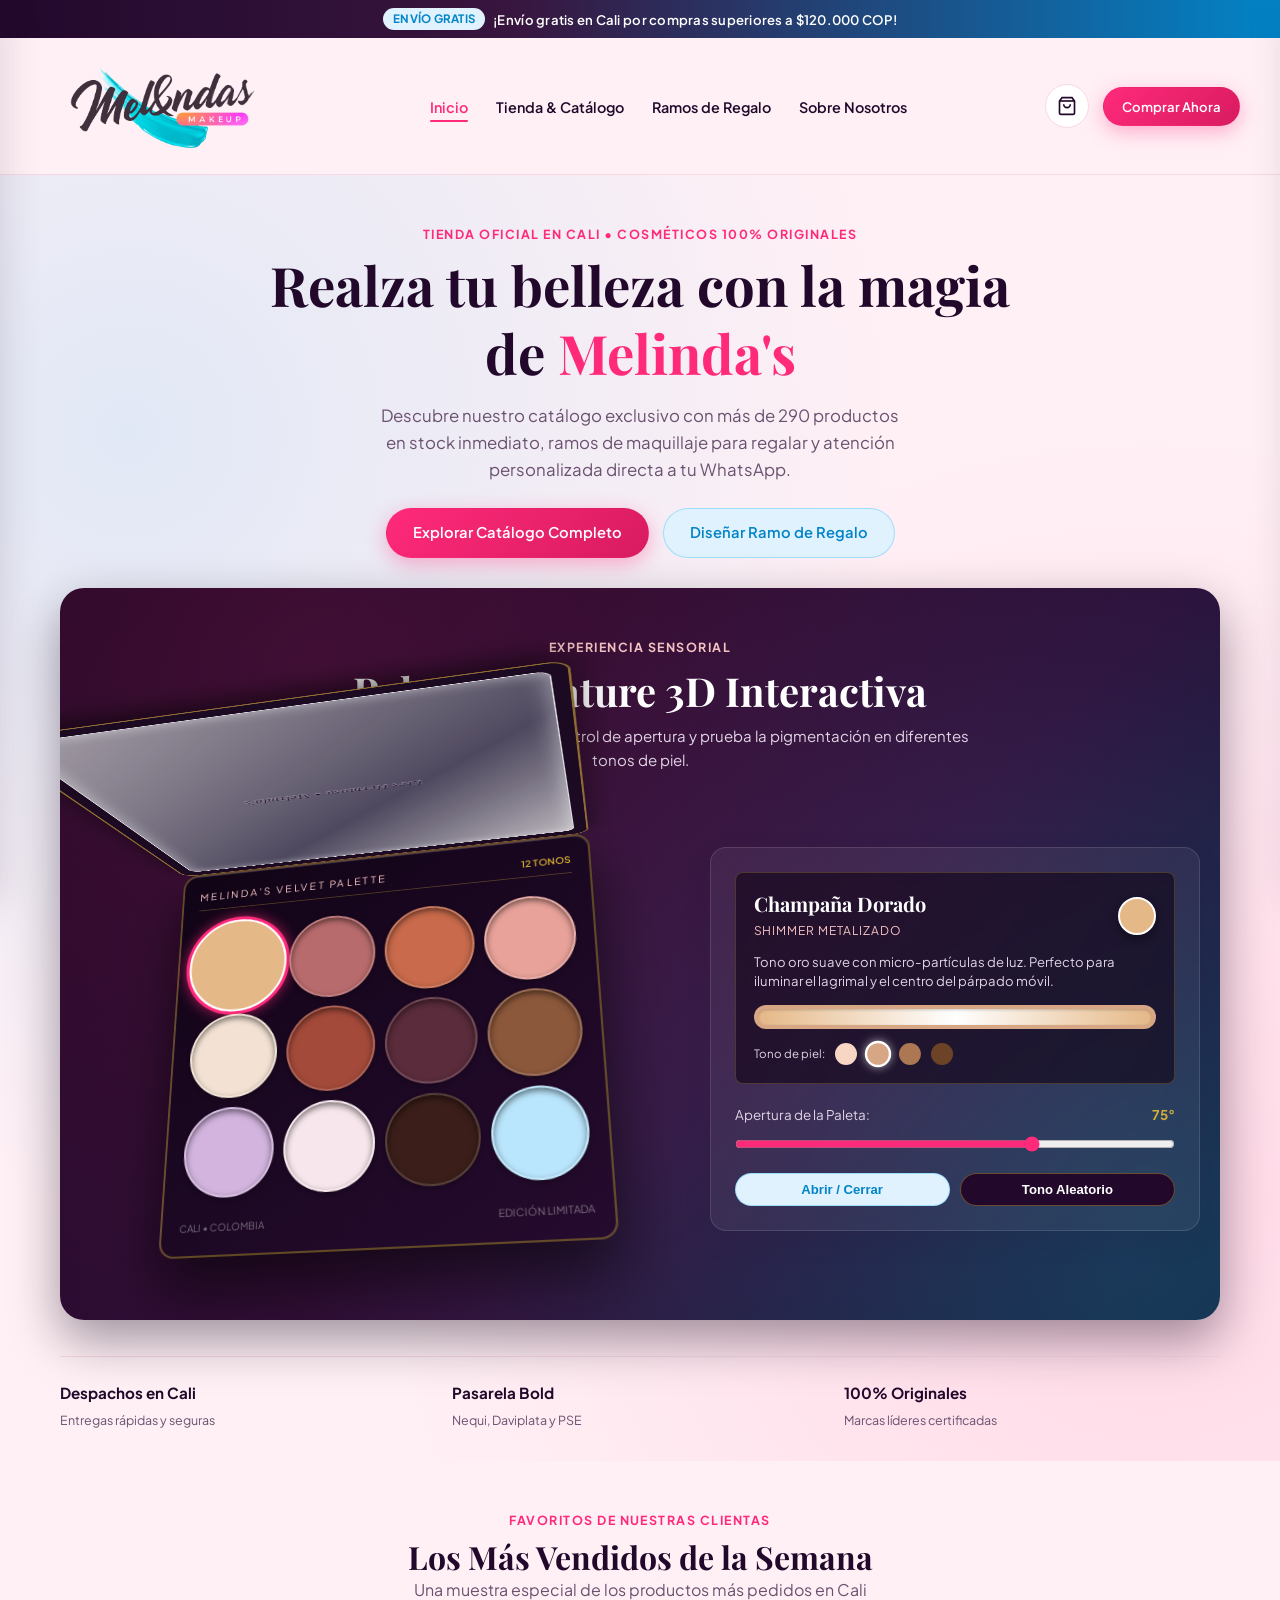
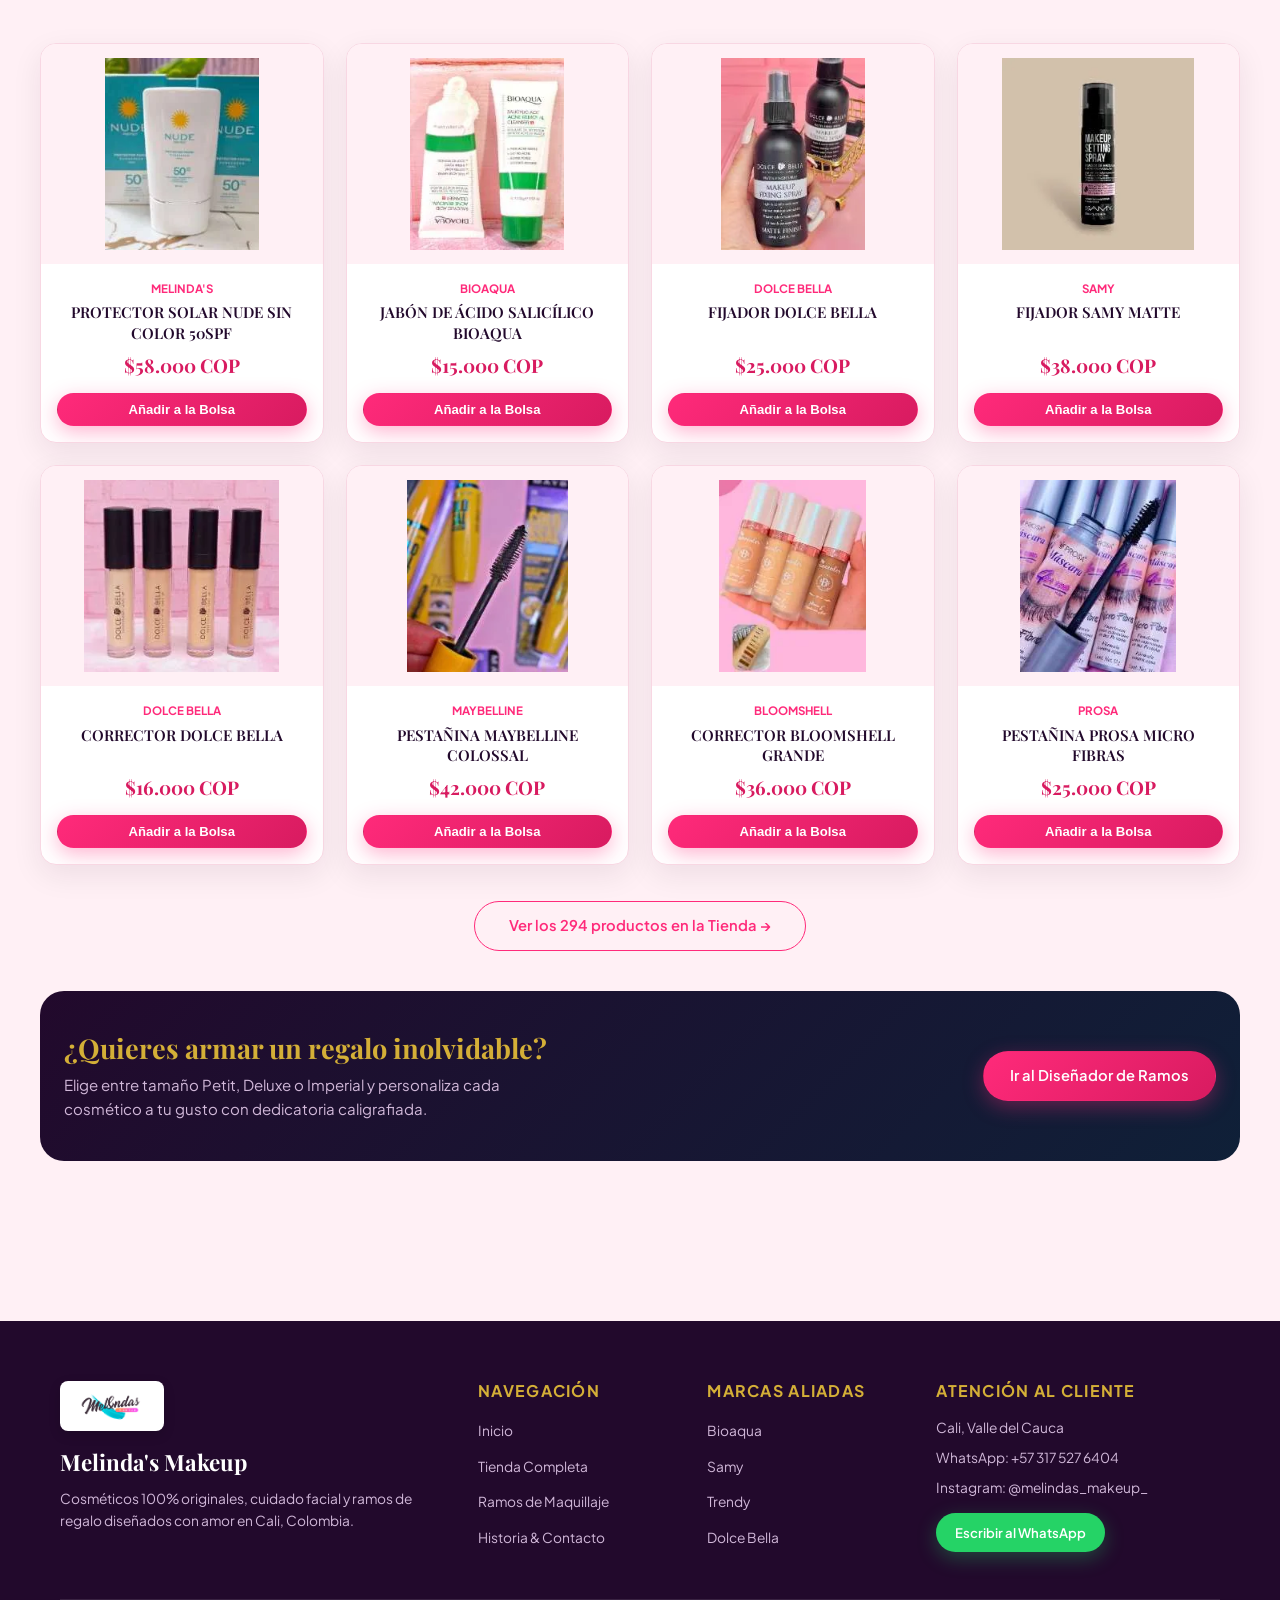
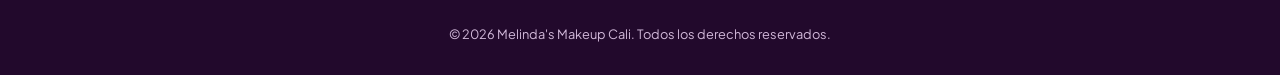
<file: index.html>
<!DOCTYPE html>
<html lang="es">
<head>
  <meta charset="UTF-8">
  <meta name="viewport" content="width=device-width, initial-scale=1.0">
  <title>Melinda's Makeup • Tienda Boutique Oficial en Cali</title>
  <link rel="preconnect" href="https://fonts.googleapis.com">
  <link rel="preconnect" href="https://fonts.gstatic.com" crossorigin>
  <link href="https://fonts.googleapis.com/css2?family=Playfair+Display:ital,wght@0,600;0,700;1,400&family=Plus+Jakarta+Sans:wght@400;500;600;700&display=swap" rel="stylesheet">
  <link rel="stylesheet" href="assets/css/styles.css">
  <style>
    .hero-banner {
      padding: 50px 0 30px;
      background: radial-gradient(circle at 10% 20%, rgba(56, 189, 248, 0.15) 0%, transparent 50%),
                  radial-gradient(circle at 90% 80%, rgba(255, 42, 122, 0.12) 0%, transparent 50%);
    }
    .hero-grid {
      display: grid;
      grid-template-columns: 1fr;
      gap: 30px;
      align-items: center;
    }
    @media (min-width: 900px) {
      .hero-grid {
        grid-template-columns: 1fr 1fr;
      }
    }
    .hero-title {
      font-size: clamp(2.2rem, 4.5vw, 3.4rem);
      margin-bottom: 16px;
    }
    .hero-subtitle {
      font-size: 1.05rem;
      color: var(--color-text-muted);
      margin-bottom: 26px;
      max-width: 540px;
    }
    .trust-badges {
      display: grid;
      grid-template-columns: repeat(3, 1fr);
      gap: 16px;
      margin-top: 36px;
      padding-top: 24px;
      border-top: 1px solid var(--color-border);
    }
    .trust-badge-item strong {
      display: block;
      color: var(--color-berry);
      font-size: 0.95rem;
    }
    .trust-badge-item span {
      font-size: 0.78rem;
      color: var(--color-text-muted);
    }
    .bestsellers-section {
      padding: 50px 0;
    }
    .section-title-wrap {
      text-align: center;
      margin-bottom: 40px;
    }
    .section-eyebrow {
      color: var(--color-primary);
      text-transform: uppercase;
      font-size: 0.78rem;
      font-weight: 700;
      letter-spacing: 0.12em;
      display: block;
      margin-bottom: 6px;
    }
    .products-grid {
      display: grid;
      grid-template-columns: repeat(auto-fill, minmax(250px, 1fr));
      gap: 22px;
    }
    .prod-card {
      background: #FFFFFF;
      border: 1px solid var(--color-border);
      border-radius: var(--radius-md);
      overflow: hidden;
      display: flex;
      flex-direction: column;
      transition: var(--transition);
      box-shadow: var(--shadow-soft);
    }
    .prod-card:hover {
      transform: translateY(-4px);
      box-shadow: var(--shadow-hover);
      border-color: var(--color-primary);
    }
    .prod-card-thumb {
      height: 220px;
      background: var(--color-bg-cloud);
      display: flex;
      align-items: center;
      justify-content: center;
      padding: 14px;
    }
    .prod-card-thumb img {
      max-width: 100%;
      max-height: 100%;
      object-fit: contain;
      transition: transform 0.3s;
    }
    .prod-card:hover .prod-card-thumb img {
      transform: scale(1.06);
    }
    .prod-card-info {
      padding: 16px;
      display: flex;
      flex-direction: column;
      flex: 1;
    }
    .prod-brand-tag {
      font-size: 0.72rem;
      color: var(--color-primary);
      font-weight: 700;
      text-transform: uppercase;
      margin-bottom: 4px;
    }
    .prod-name {
      font-size: 0.94rem;
      font-weight: 600;
      margin-bottom: 8px;
      line-height: 1.35;
      color: var(--color-berry);
    }
    .prod-price {
      font-family: var(--font-serif);
      font-size: 1.18rem;
      font-weight: 700;
      color: var(--color-primary-dark);
      margin-top: auto;
      margin-bottom: 12px;
    }
    .cta-banner {
      background: linear-gradient(135deg, var(--color-berry) 0%, #0F2038 100%);
      color: #FFFFFF;
      padding: 40px 24px;
      border-radius: var(--radius-lg);
      margin: 40px auto;
      display: flex;
      align-items: center;
      justify-content: space-between;
      gap: 24px;
      flex-wrap: wrap;
    }
  </style>
</head>
<body>
  <!-- TOP ANNOUNCEMENT BAR -->
  <div class="top-promo-bar">
    <span class="highlight-badge">ENVÍO GRATIS</span>
    <span>¡Envío gratis en Cali por compras superiores a $120.000 COP!</span>
  </div>

  <header class="site-header">
    <div class="container nav-wrapper">
      <button type="button" class="mobile-menu-toggle" id="mobileMenuOpenBtn" aria-label="Abrir Menú">
        <svg width="22" height="22" viewBox="0 0 24 24" fill="none" stroke="currentColor" stroke-width="2">
          <line x1="3" y1="6" x2="21" y2="6"></line>
          <line x1="3" y1="12" x2="21" y2="12"></line>
          <line x1="3" y1="18" x2="21" y2="18"></line>
        </svg>
      </button>

      <a href="index.html" class="brand-link">
        <img src="assets/img/logo.png" alt="Melinda's Makeup Logo" class="brand-logo-img">
      </a>

      <nav>
        <ul class="nav-menu">
          <li><a href="index.html" class="active">Inicio</a></li>
          <li><a href="tienda.html" class="">Tienda & Catálogo</a></li>
          <li><a href="ramos.html" class="">Ramos de Regalo</a></li>
          <li><a href="sobre-nosotros.html" class="">Sobre Nosotros</a></li>
        </ul>
      </nav>

      <div class="nav-right">
        <button type="button" class="cart-icon-btn cart-drawer-trigger" title="Ver Bolsa de Compras">
          <svg width="20" height="20" viewBox="0 0 24 24" fill="none" stroke="currentColor" stroke-width="2">
            <path d="M6 2L3 6v14a2 2 0 0 0 2 2h14a2 2 0 0 0 2-2V6l-3-4z"></path>
            <line x1="3" y1="6" x2="21" y2="6"></line>
            <path d="M16 10a4 4 0 0 1-8 0"></path>
          </svg>
          <span class="cart-count-badge">0</span>
        </button>
        <a href="tienda.html" class="btn btn-primary btn-sm header-buy-btn">Comprar Ahora</a>
      </div>
    </div>
  </header>

  <!-- MENÚ HAMBURGUESA MÓVIL DRAWER -->
  <div class="mobile-nav-overlay" id="mobileNavOverlay"></div>
  <aside class="mobile-nav-drawer" id="mobileNavDrawer">
    <div class="mobile-nav-header">
      <img src="assets/img/logo.png" alt="Melinda's Logo" class="mobile-nav-logo">
      <button type="button" class="mobile-nav-close" id="mobileMenuCloseBtn">&times;</button>
    </div>
    <div class="mobile-nav-body">
      <ul class="mobile-menu-list">
        <li><a href="index.html" class="active">Inicio</a></li>
        <li><a href="tienda.html">Tienda & Catálogo</a></li>
        <li><a href="ramos.html">Ramos de Regalo</a></li>
        <li><a href="sobre-nosotros.html">Sobre Nosotros</a></li>
      </ul>
      <div class="mobile-nav-footer">
        <a href="tienda.html" class="btn btn-primary" style="width: 100%;">Ir a la Tienda</a>
      </div>
    </div>
  </aside>

  <!-- DRAWER DEL CARRITO -->
  <div class="cart-overlay" id="cartOverlay"></div>
  <aside class="cart-drawer" id="cartDrawer">
    <div class="cart-drawer-header">
      <h3 class="font-serif">Tu Bolsa de Compras</h3>
      <button type="button" class="cart-drawer-close">&times;</button>
    </div>
    <div class="shipping-bar-container">
      <p class="shipping-msg" id="shippingProgressMsg">Calculando envío gratis...</p>
      <div class="shipping-track">
        <div class="shipping-fill" id="shippingProgressBar"></div>
      </div>
    </div>
    <div class="cart-items-scroll" id="cartItemsList"></div>
    <div class="cart-drawer-footer">
      <div class="cart-subtotal-line">
        <span>Subtotal:</span>
        <span id="cartSubtotalText">$0 COP</span>
      </div>
      <div style="display: flex; flex-direction: column; gap: 10px;">
        <button type="button" class="btn btn-primary" style="width: 100%; font-weight: 700;" onclick="openBoldCheckout()">
          <span>Pagar con Pasarela Bold (Tarjetas / PSE)</span>
        </button>
        <button type="button" class="btn btn-whatsapp" style="width: 100%;" onclick="checkoutWhatsApp()">
          <span>Pedir por WhatsApp</span>
          <svg width="18" height="18" viewBox="0 0 24 24" fill="none" stroke="currentColor" stroke-width="2"><path d="M5 12h14M12 5l7 7-7 7"/></svg>
        </button>
      </div>
      <p style="text-align: center; font-size: 0.72rem; color: var(--color-text-muted); margin-top: 8px;">
        Pagos online procesados de forma segura por Bold (Tarjetas y PSE)
      </p>
    </div>
  </aside>

  <section class="hero-banner">
    <div class="container">
      <div style="text-align: center; max-width: 760px; margin: 0 auto 30px;">
        <span class="section-eyebrow">Tienda Oficial en Cali • Cosméticos 100% Originales</span>
        <h1 class="hero-title">Realza tu belleza con la magia de <span style="color: var(--color-primary);">Melinda's</span></h1>
        <p class="hero-subtitle" style="margin: 0 auto 24px;">
          Descubre nuestro catálogo exclusivo con más de 290 productos en stock inmediato, ramos de maquillaje para regalar y atención personalizada directa a tu WhatsApp.
        </p>
        <div style="display: flex; gap: 14px; justify-content: center; flex-wrap: wrap;">
          <a href="tienda.html" class="btn btn-primary">Explorar Catálogo Completo</a>
          <a href="ramos.html" class="btn btn-secondary">Diseñar Ramo de Regalo</a>
        </div>
      </div>

      <!-- 3D PALETTE EXPERIENCE IN HERO -->
      <section class="palette-section" id="paleta-3d">
        <div class="container">
          <div class="section-header">
            <span class="section-eyebrow" style="color: var(--rose-gold-light);">Experiencia Sensorial</span>
            <h2>Paleta Signature 3D Interactiva</h2>
            <p>Abre la paleta de sombras con el control de apertura y prueba la pigmentación en diferentes tonos de piel.</p>
          </div>

          <div class="palette-grid">
            <div class="palette-stage">
              <div class="palette-box-3d" id="paletteBox">
                <!-- TRAY (BASE WITH PANS) -->
                <div class="palette-tray">
                  <div style="display: flex; justify-content: space-between; align-items: center; border-bottom: 1px solid rgba(212,175,55,0.3); padding-bottom: 6px;">
                    <span style="font-size: 0.72rem; letter-spacing: 0.2em; text-transform: uppercase; color: var(--rose-gold-light);">MELINDA'S VELVET PALETTE</span>
                    <span style="font-size: 0.65rem; color: var(--champagne-gold); font-weight: 600;">12 TONOS</span>
                  </div>

                  <div class="palette-pans" id="palettePans"></div>

                  <div style="display: flex; justify-content: space-between; font-size: 0.62rem; color: rgba(255,255,255,0.4);">
                    <span>CALI • COLOMBIA</span>
                    <span>EDICIÓN LIMITADA</span>
                  </div>
                </div>

                <!-- HINGED LID WITH OFFICIAL LOGO -->
                <div class="palette-lid" id="paletteLid">
                  <div class="lid-exterior">
                    <img src="assets/img/logo.png" alt="Melinda's Logo" class="lid-logo-img">
                  </div>
                  <div class="lid-mirror">
                    <div class="mirror-glass">
                      <span class="mirror-quote">Eres Hermosa • Melinda's</span>
                    </div>
                  </div>
                </div>
              </div>
            </div>

            <div class="palette-controls-panel">
              <div class="shade-info-card">
                <div style="display: flex; justify-content: space-between; align-items: center; margin-bottom: 10px;">
                  <div>
                    <h4 id="shadeTitle" style="font-size: 1.25rem; color: #FFFFFF;">Champaña Dorado</h4>
                    <span id="shadeFinish" style="font-size: 0.75rem; color: var(--rose-gold-light); text-transform: uppercase; letter-spacing: 0.08em;">Shimmer Metalizado</span>
                  </div>
                  <div class="shade-color-circle" id="shadeCircle" style="background: #E5B887;"></div>
                </div>

                <p id="shadeDescription" style="font-size: 0.82rem; color: var(--text-light-muted); line-height: 1.5;">
                  Tono oro suave con micro-partículas de luz. Perfecto para iluminar el lagrimal y el centro del párpado móvil.
                </p>

                <div class="swatch-display-arm" id="swatchArm">
                  <div class="swatch-line" id="swatchLine" style="background: linear-gradient(90deg, #E5B887 0%, #FFFFFF 50%, #E5B887 100%);"></div>
                </div>

                <div class="skin-pickers">
                  <span style="font-size: 0.72rem; color: var(--text-light-muted);">Tono de piel:</span>
                  <button type="button" class="skin-dot" style="background: #F7D7C4;" onclick="setSkinTone('#F7D7C4', this)"></button>
                  <button type="button" class="skin-dot active" style="background: #D7A685;" onclick="setSkinTone('#D7A685', this)"></button>
                  <button type="button" class="skin-dot" style="background: #AC7753;" onclick="setSkinTone('#AC7753', this)"></button>
                  <button type="button" class="skin-dot" style="background: #6D4327;" onclick="setSkinTone('#6D4327', this)"></button>
                </div>
              </div>

              <div style="margin-top: 20px;">
                <div class="slider-row">
                  <span>Apertura de la Paleta:</span>
                  <strong id="angleText" style="color: var(--champagne-gold);">0°</strong>
                </div>
                <input type="range" min="0" max="110" value="0" step="1" class="smooth-range" id="paletteSlider" oninput="updatePaletteAngle(this.value)">

                <div style="display: flex; gap: 10px; margin-top: 14px;">
                  <button type="button" class="btn btn-secondary btn-sm" style="flex: 1;" onclick="togglePaletteOpen()">Abrir / Cerrar</button>
                  <button type="button" class="btn btn-dark btn-sm" style="flex: 1;" onclick="pickRandomShade()">Tono Aleatorio</button>
                </div>
              </div>
            </div>
          </div>
        </div>
      </section>

      <div class="trust-badges">
        <div class="trust-badge-item">
          <strong> Despachos en Cali</strong>
          <span>Entregas rápidas y seguras</span>
        </div>
        <div class="trust-badge-item">
          <strong> Pasarela Bold</strong>
          <span>Nequi, Daviplata y PSE</span>
        </div>
        <div class="trust-badge-item">
          <strong> 100% Originales</strong>
          <span>Marcas líderes certificadas</span>
        </div>
      </div>
    </div>
  </section>

  <!-- SELECCIÓN TOP 8 MÁS VENDIDOS -->
  <section class="bestsellers-section container">
    <div class="section-title-wrap">
      <span class="section-eyebrow">Favoritos de Nuestras Clientas</span>
      <h2 style="font-size: 2rem;">Los Más Vendidos de la Semana</h2>
      <p style="color: var(--color-text-muted);">Una muestra especial de los productos más pedidos en Cali</p>
    </div>

    <div class="products-grid" id="featuredGrid"></div>

    <div style="text-align: center; margin-top: 36px;">
      <a href="tienda.html" class="btn btn-outline" style="padding: 12px 34px;">Ver los 294 productos en la Tienda &rarr;</a>
    </div>

    <div class="cta-banner">
      <div>
        <h3 style="color: var(--color-gold); font-size: 1.7rem; margin-bottom: 8px;">¿Quieres armar un regalo inolvidable?</h3>
        <p style="color: #D1B8D9; font-size: 0.94rem; max-width: 500px;">Elige entre tamaño Petit, Deluxe o Imperial y personaliza cada cosmético a tu gusto con dedicatoria caligrafiada.</p>
      </div>
      <a href="ramos.html" class="btn btn-primary">Ir al Diseñador de Ramos</a>
    </div>
  </section>

  <footer class="site-footer">
    <div class="container">
      <div class="footer-grid">
        <div class="footer-brand">
          <img src="assets/img/logo.png" alt="Melinda's Logo" style="max-height: 50px; margin-bottom: 10px;">
          <h3 style="color: #FFFFFF; font-size: 1.4rem;">Melinda's Makeup</h3>
          <p>Cosméticos 100% originales, cuidado facial y ramos de regalo diseñados con amor en Cali, Colombia.</p>
        </div>
        <div class="footer-col">
          <h4>Navegación</h4>
          <ul>
            <li><a href="index.html">Inicio</a></li>
            <li><a href="tienda.html">Tienda Completa</a></li>
            <li><a href="ramos.html">Ramos de Maquillaje</a></li>
            <li><a href="sobre-nosotros.html">Historia & Contacto</a></li>
          </ul>
        </div>
        <div class="footer-col">
          <h4>Marcas Aliadas</h4>
          <ul>
            <li><a href="tienda.html?marca=Bioaqua">Bioaqua</a></li>
            <li><a href="tienda.html?marca=Samy">Samy</a></li>
            <li><a href="tienda.html?marca=Trendy">Trendy</a></li>
            <li><a href="tienda.html?marca=Dolce%20Bella">Dolce Bella</a></li>
          </ul>
        </div>
        <div class="footer-col">
          <h4>Atención al Cliente</h4>
          <p style="font-size: 0.86rem; color: #D1B8D9; margin-bottom: 8px;"> Cali, Valle del Cauca</p>
          <p style="font-size: 0.86rem; color: #D1B8D9; margin-bottom: 8px;"> WhatsApp: +57 317 527 6404</p>
          <p style="font-size: 0.86rem; color: #D1B8D9; margin-bottom: 14px;"> Instagram: @melindas_makeup_</p>
          <a href="https://wa.me/573175276404" target="_blank" class="btn btn-whatsapp btn-sm">Escribir al WhatsApp</a>
        </div>
      </div>
      <div class="footer-bottom">
        <p>&copy; 2026 Melinda's Makeup Cali. Todos los derechos reservados.</p>
      </div>
    </div>
  </footer>

  <!-- BOLD PSEUDO-PAYMENT GATEWAY MODAL -->
  <div class="bold-modal-overlay" id="boldModalOverlay">
    <div class="bold-modal" id="boldModal">
      <div class="bold-modal-header">
        <div class="bold-brand">
          <span class="bold-logo-badge">BOLD</span>
          <div>
            <h3 class="bold-title">Pasarela de Pagos Segura Bold</h3>
            <span class="bold-subtitle">Melinda's Makeup Cali • Encriptación SSL 256-bit</span>
          </div>
        </div>
        <button type="button" class="bold-close-btn" onclick="closeBoldCheckout()">&times;</button>
      </div>

      <div class="bold-order-summary">
        <div>
          <span class="bold-sum-label">Monto a Pagar:</span>
          <strong class="bold-sum-amount" id="boldPayAmount">$0 COP</strong>
        </div>
        <div style="text-align: right;">
          <span class="bold-sum-label">Referencia:</span>
          <span class="bold-sum-ref" id="boldPayRef">REF-BOLD-0000</span>
        </div>
      </div>

      <div id="boldCheckoutBody">
        <!-- TABS METHOD -->
        <div class="bold-tabs">
          <button type="button" class="bold-tab-btn active" id="boldTabCard" onclick="switchBoldTab('card')">
            <span>Tarjeta Débito / Crédito</span>
          </button>
          <button type="button" class="bold-tab-btn" id="boldTabPse" onclick="switchBoldTab('pse')">
            <span>PSE (Débito Bancario)</span>
          </button>
        </div>

        <form id="boldPaymentForm" onsubmit="processBoldPayment(event)">
          <!-- TAB 1: CARD CONTENT -->
          <div class="bold-tab-content active" id="boldContentCard">
            <div class="bold-field-group">
              <label for="boldCardName">Nombre del Titular en la Tarjeta</label>
              <input type="text" id="boldCardName" class="bold-input" placeholder="Ej. Maria Alejandra Lopez" required>
            </div>

            <div class="bold-field-group">
              <label for="boldCardDoc">Cédula o Documento de Identidad</label>
              <input type="text" id="boldCardDoc" class="bold-input" placeholder="Ej. 1087654321" required>
            </div>

            <div class="bold-field-group">
              <div style="display: flex; justify-content: space-between; align-items: center;">
                <label for="boldCardNum">Número de Tarjeta</label>
                <span class="bold-card-brand-badge" id="boldCardBrandBadge">VISA / MC</span>
              </div>
              <input type="text" id="boldCardNum" class="bold-input" placeholder="0000 0000 0000 0000" maxlength="19" oninput="formatBoldCardNum(this)" required>
            </div>

            <div style="display: grid; grid-template-columns: 1fr 1fr; gap: 12px;">
              <div class="bold-field-group">
                <label for="boldCardExp">Vencimiento (MM/AA)</label>
                <input type="text" id="boldCardExp" class="bold-input" placeholder="MM/AA" maxlength="5" oninput="formatBoldCardExp(this)" required>
              </div>
              <div class="bold-field-group">
                <label for="boldCardCvc">Código CVC / CVV</label>
                <input type="password" id="boldCardCvc" class="bold-input" placeholder="123" maxlength="4" required>
              </div>
            </div>

            <div class="bold-field-group">
              <label for="boldCardInstallments">Número de Cuotas</label>
              <select id="boldCardInstallments" class="bold-select">
                <option value="1">1 Cuota (Sin intereses)</option>
                <option value="2">2 Cuotas</option>
                <option value="3">3 Cuotas</option>
                <option value="6">6 Cuotas</option>
                <option value="12">12 Cuotas</option>
              </select>
            </div>
          </div>

          <!-- TAB 2: PSE CONTENT -->
          <div class="bold-tab-content" id="boldContentPse">
            <div class="bold-field-group">
              <label for="boldPseBank">Selecciona tu Banco o Entidad Financiera</label>
              <select id="boldPseBank" class="bold-select">
                <option value="">-- Elige tu Banco --</option>
                <option value="bancolombia">Bancolombia</option>
                <option value="nequi">Nequi</option>
                <option value="daviplata">Daviplata</option>
                <option value="davivienda">Davivienda</option>
                <option value="banco_bogota">Banco de Bogotá</option>
                <option value="bbva">BBVA Colombia</option>
                <option value="banco_occidente">Banco de Occidente</option>
                <option value="scotiabank">Scotiabank Colpatria</option>
                <option value="itau">Itaú</option>
                <option value="lulo_bank">Lulo Bank</option>
                <option value="nu_bank">Nu Colombia (Cuenta de Ahorros)</option>
                <option value="rappipay">RappiPay</option>
              </select>
            </div>

            <div class="bold-field-group">
              <label for="boldPsePersonType">Tipo de Persona</label>
              <select id="boldPsePersonType" class="bold-select">
                <option value="N">Persona Natural</option>
                <option value="J">Persona Jurídica</option>
              </select>
            </div>

            <div class="bold-field-group">
              <label for="boldPseName">Nombre Completo del Titular</label>
              <input type="text" id="boldPseName" class="bold-input" placeholder="Ej. Carlos Eduardo Ramirez">
            </div>

            <div style="display: grid; grid-template-columns: 1fr 2fr; gap: 10px;">
              <div class="bold-field-group">
                <label for="boldPseDocType">Tipo Doc.</label>
                <select id="boldPseDocType" class="bold-select">
                  <option value="CC">C.C.</option>
                  <option value="CE">C.E.</option>
                  <option value="NIT">NIT</option>
                  <option value="PP">Pasaporte</option>
                </select>
              </div>
              <div class="bold-field-group">
                <label for="boldPseDocNum">Número de Documento</label>
                <input type="text" id="boldPseDocNum" class="bold-input" placeholder="1087654321">
              </div>
            </div>

            <div class="bold-field-group">
              <label for="boldPseEmail">Correo Electrónico (Para comprobante de pago)</label>
              <input type="email" id="boldPseEmail" class="bold-input" placeholder="cliente@correo.com">
            </div>
          </div>

          <button type="submit" class="bold-pay-submit-btn" id="boldSubmitPayBtn">
            Pagar Ahora con Bold
          </button>
        </form>
      </div>

      <!-- PROCESSING VIEW -->
      <div class="bold-status-view" id="boldProcessingView">
        <div class="bold-spinner"></div>
        <h4 class="bold-status-title">Conectando con la API de Bold...</h4>
        <p class="bold-status-desc">Procesando la transacción de forma encriptada. Por favor no cierres esta ventana.</p>
      </div>

      <!-- SUCCESS RECEIPT VIEW -->
      <div class="bold-status-view" id="boldSuccessView">
        <div class="bold-success-circle"></div>
        <h4 class="bold-status-title" style="color: #059669;">¡Transacción Aprobada!</h4>
        <p class="bold-status-desc">El pago ha sido procesado exitosamente por la Pasarela Bold.</p>

        <div class="bold-receipt-box">
          <div class="bold-receipt-row">
            <span>Código Autorización:</span>
            <strong id="receiptAuthCode">AUTH-849201</strong>
          </div>
          <div class="bold-receipt-row">
            <span>ID Transacción Bold:</span>
            <strong id="receiptTxId">tx_bold_987654321</strong>
          </div>
          <div class="bold-receipt-row">
            <span>Método de Pago:</span>
            <strong id="receiptMethod">Tarjeta Débito / Crédito</strong>
          </div>
          <div class="bold-receipt-row">
            <span>Total Pagado:</span>
            <strong id="receiptTotal">$0 COP</strong>
          </div>
          <div class="bold-receipt-row">
            <span>Comercio:</span>
            <strong>Melinda's Makeup Cali</strong>
          </div>
        </div>

        <button type="button" class="bold-pay-submit-btn" style="background: var(--color-berry);" onclick="finishBoldOrder()">
          Finalizar y Confirmar Pedido
        </button>
      </div>
    </div>
  </div>

  <script src="assets/js/app.js"></script>
  <script>
    document.addEventListener("DOMContentLoaded", () => {
      const featuredGrid = document.getElementById("featuredGrid");
      if (!featuredGrid || !window.MELINDAS_CATALOG) return;
      
      const topSkus = ["MEL-002", "MEL-003", "MEL-004", "MEL-006", "MEL-011", "MEL-024", "MEL-027", "MEL-057"];
      let topItems = window.MELINDAS_CATALOG.filter(p => topSkus.includes(p.sku));
      if (topItems.length < 8) {
        topItems = window.MELINDAS_CATALOG.slice(0, 8);
      }

      featuredGrid.innerHTML = topItems.map(p => `
        <div class="prod-card">
          <div class="prod-card-thumb">
            <img src="${p.image || 'assets/img/logo.png'}" alt="${p.title}" loading="lazy" onerror="this.src='assets/img/logo.png'">
          </div>
          <div class="prod-card-info">
            <span class="prod-brand-tag">${p.brand}</span>
            <h4 class="prod-name">${p.title}</h4>
            <span class="prod-price">$${p.price.toLocaleString("es-CO")} COP</span>
            <button type="button" class="btn btn-primary btn-sm" onclick="addToCart('${p.id}', '${p.title.replace(/'/g, "\'")}', ${p.price}, '${p.image}')">
              Añadir a la Bolsa
            </button>
          </div>
        </div>
      `).join("");
    });
  </script>
</body>
</html>
</file>
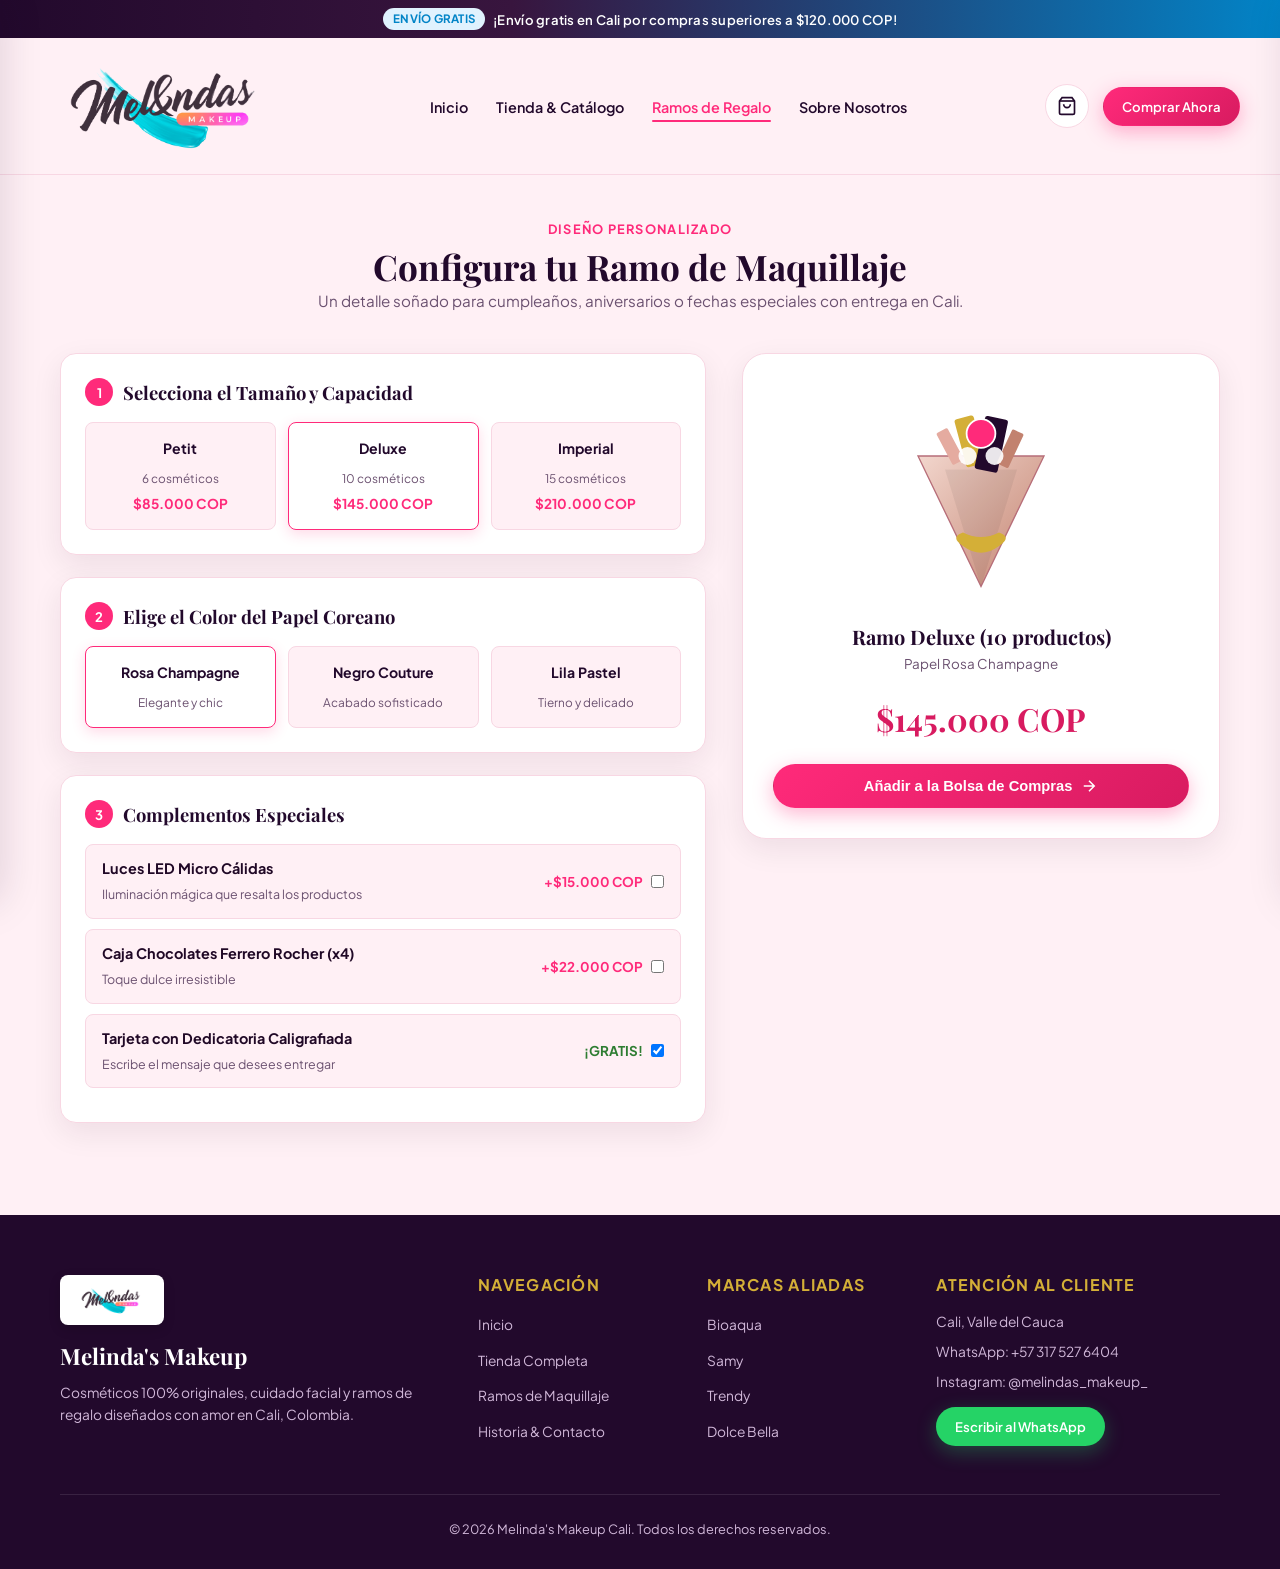
<file: ramos.html>
<!DOCTYPE html>
<html lang="es">
<head>
  <meta charset="UTF-8">
  <meta name="viewport" content="width=device-width, initial-scale=1.0">
  <title>Configurador de Ramos de Maquillaje • Melinda's Makeup</title>
  <link rel="preconnect" href="https://fonts.googleapis.com">
  <link rel="preconnect" href="https://fonts.gstatic.com" crossorigin>
  <link href="https://fonts.googleapis.com/css2?family=Playfair+Display:ital,wght@0,600;0,700;1,400&family=Plus+Jakarta+Sans:wght@400;500;600;700&display=swap" rel="stylesheet">
  <link rel="stylesheet" href="assets/css/styles.css">
  <style>
    .builder-hero {
      padding: 40px 0 20px;
      text-align: center;
    }
    .builder-grid {
      display: grid;
      grid-template-columns: 1.15fr 0.85fr;
      gap: 36px;
      align-items: start;
      margin-top: 20px;
    }
    .step-card {
      background: #FFFFFF;
      border: 1px solid var(--color-border);
      border-radius: var(--radius-md);
      padding: 24px;
      margin-bottom: 22px;
      box-shadow: var(--shadow-soft);
    }
    .step-header {
      display: flex;
      align-items: center;
      gap: 10px;
      margin-bottom: 16px;
    }
    .step-badge {
      width: 28px;
      height: 28px;
      border-radius: 50%;
      background: var(--color-primary);
      color: #FFFFFF;
      font-weight: 700;
      font-size: 0.82rem;
      display: flex;
      align-items: center;
      justify-content: center;
    }
    .option-grid {
      display: grid;
      grid-template-columns: repeat(3, 1fr);
      gap: 12px;
    }
    .select-card {
      border: 1px solid var(--color-border);
      border-radius: var(--radius-sm);
      padding: 14px;
      text-align: center;
      cursor: pointer;
      transition: var(--transition);
      background: var(--color-bg-cloud);
    }
    .select-card:hover {
      border-color: var(--color-primary);
    }
    .select-card.active {
      border-color: var(--color-primary);
      background: #FFFFFF;
      box-shadow: 0 4px 14px rgba(255, 42, 122, 0.18);
    }
    .select-card-title {
      font-size: 0.88rem;
      font-weight: 700;
      color: var(--color-berry);
      display: block;
      margin-bottom: 4px;
    }
    .select-card-sub {
      font-size: 0.74rem;
      color: var(--color-text-muted);
    }
    .addon-item {
      display: flex;
      align-items: center;
      justify-content: space-between;
      padding: 12px 16px;
      background: var(--color-bg-cloud);
      border: 1px solid var(--color-border);
      border-radius: var(--radius-sm);
      margin-bottom: 10px;
      cursor: pointer;
    }
    .preview-sticky {
      position: sticky;
      top: 100px;
      background: #FFFFFF;
      border: 1px solid var(--color-border);
      border-radius: var(--radius-lg);
      padding: 30px;
      box-shadow: var(--shadow-soft);
      text-align: center;
    }
    .ramo-art-wrap {
      width: 180px;
      height: 220px;
      margin: 0 auto 20px;
    }
    @media (max-width: 900px) {
      .builder-grid { grid-template-columns: 1fr; }
      .preview-sticky { position: static; }
    }
  </style>
</head>
<body>
  <!-- TOP ANNOUNCEMENT BAR -->
  <div class="top-promo-bar">
    <span class="highlight-badge">ENVÍO GRATIS</span>
    <span>¡Envío gratis en Cali por compras superiores a $120.000 COP!</span>
  </div>

  <header class="site-header">
    <div class="container nav-wrapper">
      <button type="button" class="mobile-menu-toggle" id="mobileMenuOpenBtn" aria-label="Abrir Menú">
        <svg width="22" height="22" viewBox="0 0 24 24" fill="none" stroke="currentColor" stroke-width="2">
          <line x1="3" y1="6" x2="21" y2="6"></line>
          <line x1="3" y1="12" x2="21" y2="12"></line>
          <line x1="3" y1="18" x2="21" y2="18"></line>
        </svg>
      </button>

      <a href="index.html" class="brand-link">
        <img src="assets/img/logo.png" alt="Melinda's Makeup Logo" class="brand-logo-img">
      </a>

      <nav>
        <ul class="nav-menu">
          <li><a href="index.html" class="">Inicio</a></li>
          <li><a href="tienda.html" class="">Tienda & Catálogo</a></li>
          <li><a href="ramos.html" class="active">Ramos de Regalo</a></li>
          <li><a href="sobre-nosotros.html" class="">Sobre Nosotros</a></li>
        </ul>
      </nav>

      <div class="nav-right">
        <button type="button" class="cart-icon-btn cart-drawer-trigger" title="Ver Bolsa de Compras">
          <svg width="20" height="20" viewBox="0 0 24 24" fill="none" stroke="currentColor" stroke-width="2">
            <path d="M6 2L3 6v14a2 2 0 0 0 2 2h14a2 2 0 0 0 2-2V6l-3-4z"></path>
            <line x1="3" y1="6" x2="21" y2="6"></line>
            <path d="M16 10a4 4 0 0 1-8 0"></path>
          </svg>
          <span class="cart-count-badge">0</span>
        </button>
        <a href="tienda.html" class="btn btn-primary btn-sm header-buy-btn">Comprar Ahora</a>
      </div>
    </div>
  </header>

  <!-- MENÚ HAMBURGUESA MÓVIL DRAWER -->
  <div class="mobile-nav-overlay" id="mobileNavOverlay"></div>
  <aside class="mobile-nav-drawer" id="mobileNavDrawer">
    <div class="mobile-nav-header">
      <img src="assets/img/logo.png" alt="Melinda's Logo" class="mobile-nav-logo">
      <button type="button" class="mobile-nav-close" id="mobileMenuCloseBtn">&times;</button>
    </div>
    <div class="mobile-nav-body">
      <ul class="mobile-menu-list">
        <li><a href="index.html">Inicio</a></li>
        <li><a href="tienda.html">Tienda & Catálogo</a></li>
        <li><a href="ramos.html" class="active">Ramos de Regalo</a></li>
        <li><a href="sobre-nosotros.html">Sobre Nosotros</a></li>
      </ul>
      <div class="mobile-nav-footer">
        <a href="tienda.html" class="btn btn-primary" style="width: 100%;">Ir a la Tienda</a>
      </div>
    </div>
  </aside>

  <!-- DRAWER DEL CARRITO -->
  <div class="cart-overlay" id="cartOverlay"></div>
  <aside class="cart-drawer" id="cartDrawer">
    <div class="cart-drawer-header">
      <h3 class="font-serif">Tu Bolsa de Compras</h3>
      <button type="button" class="cart-drawer-close">&times;</button>
    </div>
    <div class="shipping-bar-container">
      <p class="shipping-msg" id="shippingProgressMsg">Calculando envío gratis...</p>
      <div class="shipping-track">
        <div class="shipping-fill" id="shippingProgressBar"></div>
      </div>
    </div>
    <div class="cart-items-scroll" id="cartItemsList"></div>
    <div class="cart-drawer-footer">
      <div class="cart-subtotal-line">
        <span>Subtotal:</span>
        <span id="cartSubtotalText">$0 COP</span>
      </div>
      <div style="display: flex; flex-direction: column; gap: 10px;">
        <button type="button" class="btn btn-primary" style="width: 100%; font-weight: 700;" onclick="openBoldCheckout()">
          <span>Pagar con Pasarela Bold (Tarjetas / PSE)</span>
        </button>
        <button type="button" class="btn btn-whatsapp" style="width: 100%;" onclick="checkoutWhatsApp()">
          <span>Pedir por WhatsApp</span>
          <svg width="18" height="18" viewBox="0 0 24 24" fill="none" stroke="currentColor" stroke-width="2"><path d="M5 12h14M12 5l7 7-7 7"/></svg>
        </button>
      </div>
      <p style="text-align: center; font-size: 0.72rem; color: var(--color-text-muted); margin-top: 8px;">
         Pagos seguros por Nequi, Daviplata, Bold y PSE.
      </p>
    </div>
  </aside>

  <main class="container">
    <div class="builder-hero">
      <span class="section-eyebrow" style="color:var(--color-primary); font-weight:700; text-transform:uppercase; font-size:0.8rem; letter-spacing:0.1em;">Diseño Personalizado</span>
      <h1 style="font-size: 2.2rem; margin-top: 4px;">Configura tu Ramo de Maquillaje</h1>
      <p style="color: var(--color-text-muted); font-size: 0.95rem;">Un detalle soñado para cumpleaños, aniversarios o fechas especiales con entrega en Cali.</p>
    </div>

    <div class="builder-grid">
      <div>
        <!-- PASO 1 -->
        <div class="step-card">
          <div class="step-header">
            <span class="step-badge">1</span>
            <h3 style="font-size: 1.15rem;">Selecciona el Tamaño y Capacidad</h3>
          </div>
          <div class="option-grid">
            <div class="select-card" onclick="setRamoSize('petit', 85000, 'Ramo Petit (6 productos)', this)">
              <span class="select-card-title">Petit</span>
              <span class="select-card-sub">6 cosméticos</span>
              <strong style="color: var(--color-primary); display:block; margin-top:4px; font-size:0.85rem;">$85.000 COP</strong>
            </div>
            <div class="select-card active" onclick="setRamoSize('deluxe', 145000, 'Ramo Deluxe (10 productos)', this)">
              <span class="select-card-title">Deluxe </span>
              <span class="select-card-sub">10 cosméticos</span>
              <strong style="color: var(--color-primary); display:block; margin-top:4px; font-size:0.85rem;">$145.000 COP</strong>
            </div>
            <div class="select-card" onclick="setRamoSize('imperial', 210000, 'Ramo Imperial (15 productos)', this)">
              <span class="select-card-title">Imperial</span>
              <span class="select-card-sub">15 cosméticos</span>
              <strong style="color: var(--color-primary); display:block; margin-top:4px; font-size:0.85rem;">$210.000 COP</strong>
            </div>
          </div>
        </div>

        <!-- PASO 2 -->
        <div class="step-card">
          <div class="step-header">
            <span class="step-badge">2</span>
            <h3 style="font-size: 1.15rem;">Elige el Color del Papel Coreano</h3>
          </div>
          <div class="option-grid">
            <div class="select-card active" onclick="setRamoColor('Rosa Champagne', '#F2D6CD', this)">
              <span class="select-card-title">Rosa Champagne</span>
              <span class="select-card-sub">Elegante y chic</span>
            </div>
            <div class="select-card" onclick="setRamoColor('Negro Couture', '#251E1C', this)">
              <span class="select-card-title">Negro Couture</span>
              <span class="select-card-sub">Acabado sofisticado</span>
            </div>
            <div class="select-card" onclick="setRamoColor('Lila Pastel', '#E5DCF2', this)">
              <span class="select-card-title">Lila Pastel</span>
              <span class="select-card-sub">Tierno y delicado</span>
            </div>
          </div>
        </div>

        <!-- PASO 3 -->
        <div class="step-card">
          <div class="step-header">
            <span class="step-badge">3</span>
            <h3 style="font-size: 1.15rem;">Complementos Especiales</h3>
          </div>
          <label class="addon-item">
            <div>
              <strong style="font-size: 0.9rem; display:block;">Luces LED Micro Cálidas</strong>
              <span style="font-size: 0.78rem; color: var(--color-text-muted);">Iluminación mágica que resalta los productos</span>
            </div>
            <div style="display:flex; align-items:center; gap:8px;">
              <span style="color: var(--color-primary); font-weight:700; font-size:0.84rem;">+$15.000 COP</span>
              <input type="checkbox" id="checkLed" onchange="recalcRamo()">
            </div>
          </label>
          <label class="addon-item">
            <div>
              <strong style="font-size: 0.9rem; display:block;">Caja Chocolates Ferrero Rocher (x4)</strong>
              <span style="font-size: 0.78rem; color: var(--color-text-muted);">Toque dulce irresistible</span>
            </div>
            <div style="display:flex; align-items:center; gap:8px;">
              <span style="color: var(--color-primary); font-weight:700; font-size:0.84rem;">+$22.000 COP</span>
              <input type="checkbox" id="checkChoco" onchange="recalcRamo()">
            </div>
          </label>
          <label class="addon-item">
            <div>
              <strong style="font-size: 0.9rem; display:block;">Tarjeta con Dedicatoria Caligrafiada</strong>
              <span style="font-size: 0.78rem; color: var(--color-text-muted);">Escribe el mensaje que desees entregar</span>
            </div>
            <div style="display:flex; align-items:center; gap:8px;">
              <span style="color: #2E7D32; font-weight:700; font-size:0.84rem;">¡GRATIS!</span>
              <input type="checkbox" id="checkCard" checked onchange="recalcRamo()">
            </div>
          </label>
        </div>
      </div>

      <!-- PREVIEW Y PRECIO EN VIVO -->
      <div>
        <div class="preview-sticky">
          <div class="ramo-art-wrap">
            <svg viewBox="0 0 200 240" width="100%" height="100%">
              <defs>
                <linearGradient id="ramoConeGrad" x1="0" y1="0" x2="1" y2="1">
                  <stop offset="0%" stop-color="#F2D6CD" id="coneColor1"/>
                  <stop offset="100%" stop-color="#C2826F" id="coneColor2"/>
                </linearGradient>
              </defs>
              <polygon points="100,225 30,80 170,80" fill="url(#ramoConeGrad)" stroke="#B76E79" stroke-width="1.5"/>
              <polygon points="100,225 60,95 140,95" fill="rgba(0,0,0,0.06)"/>
              <rect x="70" y="40" width="22" height="55" rx="3" fill="#D4AF37" transform="rotate(-15 70 40)"/>
              <rect x="105" y="35" width="26" height="60" rx="3" fill="#22092C" transform="rotate(12 105 35)"/>
              <circle cx="100" cy="55" r="16" fill="#FF2A7A" stroke="#FFFFFF" stroke-width="2"/>
              <rect x="50" y="55" width="14" height="40" rx="2" fill="#E5ABA0" transform="rotate(-28 50 55)"/>
              <rect x="135" y="50" width="14" height="42" rx="2" fill="#C2826F" transform="rotate(25 135 50)"/>
              <circle cx="85" cy="80" r="10" fill="#FFFFFF" opacity="0.9"/>
              <circle cx="115" cy="80" r="10" fill="#FFFFFF" opacity="0.9"/>
              <path d="M80,180 Q100,195 120,180 Q135,170 120,165 Q100,175 80,165 Q65,170 80,180" fill="#D4AF37"/>
            </svg>
          </div>

          <h3 id="ramoSummaryTitle" style="font-size: 1.25rem; margin-bottom: 4px;">Ramo Deluxe (10 productos)</h3>
          <p id="ramoSummaryColor" style="font-size: 0.84rem; color: var(--color-text-muted); margin-bottom: 18px;">Papel Rosa Champagne</p>

          <div id="ramoTotalDisplay" style="font-family: var(--font-serif); font-size: 2rem; font-weight: 700; color: var(--color-primary-dark); margin-bottom: 20px;">
            $145.000 COP
          </div>

          <button type="button" class="btn btn-primary" style="width: 100%;" onclick="addRamoToCart()">
            <span>Añadir a la Bolsa de Compras</span>
            <svg width="18" height="18" viewBox="0 0 24 24" fill="none" stroke="currentColor" stroke-width="2"><path d="M5 12h14M12 5l7 7-7 7"/></svg>
          </button>
        </div>
      </div>
    </div>
  </main>

  <footer class="site-footer">
    <div class="container">
      <div class="footer-grid">
        <div class="footer-brand">
          <img src="assets/img/logo.png" alt="Melinda's Logo" style="max-height: 50px; margin-bottom: 10px;">
          <h3 style="color: #FFFFFF; font-size: 1.4rem;">Melinda's Makeup</h3>
          <p>Cosméticos 100% originales, cuidado facial y ramos de regalo diseñados con amor en Cali, Colombia.</p>
        </div>
        <div class="footer-col">
          <h4>Navegación</h4>
          <ul>
            <li><a href="index.html">Inicio</a></li>
            <li><a href="tienda.html">Tienda Completa</a></li>
            <li><a href="ramos.html">Ramos de Maquillaje</a></li>
            <li><a href="sobre-nosotros.html">Historia & Contacto</a></li>
          </ul>
        </div>
        <div class="footer-col">
          <h4>Marcas Aliadas</h4>
          <ul>
            <li><a href="tienda.html?marca=Bioaqua">Bioaqua</a></li>
            <li><a href="tienda.html?marca=Samy">Samy</a></li>
            <li><a href="tienda.html?marca=Trendy">Trendy</a></li>
            <li><a href="tienda.html?marca=Dolce%20Bella">Dolce Bella</a></li>
          </ul>
        </div>
        <div class="footer-col">
          <h4>Atención al Cliente</h4>
          <p style="font-size: 0.86rem; color: #D1B8D9; margin-bottom: 8px;"> Cali, Valle del Cauca</p>
          <p style="font-size: 0.86rem; color: #D1B8D9; margin-bottom: 8px;"> WhatsApp: +57 317 527 6404</p>
          <p style="font-size: 0.86rem; color: #D1B8D9; margin-bottom: 14px;"> Instagram: @melindas_makeup_</p>
          <a href="https://wa.me/573175276404" target="_blank" class="btn btn-whatsapp btn-sm">Escribir al WhatsApp</a>
        </div>
      </div>
      <div class="footer-bottom">
        <p>&copy; 2026 Melinda's Makeup Cali. Todos los derechos reservados.</p>
      </div>
    </div>
  </footer>



  <!-- BOLD PSEUDO-PAYMENT GATEWAY MODAL -->
  <div class="bold-modal-overlay" id="boldModalOverlay">
    <div class="bold-modal" id="boldModal">
      <div class="bold-modal-header">
        <div class="bold-brand">
          <span class="bold-logo-badge">BOLD</span>
          <div>
            <h3 class="bold-title">Pasarela de Pagos Segura Bold</h3>
            <span class="bold-subtitle">Melinda's Makeup Cali • Encriptación SSL 256-bit</span>
          </div>
        </div>
        <button type="button" class="bold-close-btn" onclick="closeBoldCheckout()">&times;</button>
      </div>

      <div class="bold-order-summary">
        <div>
          <span class="bold-sum-label">Monto a Pagar:</span>
          <strong class="bold-sum-amount" id="boldPayAmount">$0 COP</strong>
        </div>
        <div style="text-align: right;">
          <span class="bold-sum-label">Referencia:</span>
          <span class="bold-sum-ref" id="boldPayRef">REF-BOLD-0000</span>
        </div>
      </div>

      <div id="boldCheckoutBody">
        <!-- TABS METHOD -->
        <div class="bold-tabs">
          <button type="button" class="bold-tab-btn active" id="boldTabCard" onclick="switchBoldTab('card')">
            <span>Tarjeta Débito / Crédito</span>
          </button>
          <button type="button" class="bold-tab-btn" id="boldTabPse" onclick="switchBoldTab('pse')">
            <span>PSE (Débito Bancario)</span>
          </button>
        </div>

        <form id="boldPaymentForm" onsubmit="processBoldPayment(event)">
          <!-- TAB 1: CARD CONTENT -->
          <div class="bold-tab-content active" id="boldContentCard">
            <div class="bold-field-group">
              <label for="boldCardName">Nombre del Titular en la Tarjeta</label>
              <input type="text" id="boldCardName" class="bold-input" placeholder="Ej. Maria Alejandra Lopez" required>
            </div>

            <div class="bold-field-group">
              <label for="boldCardDoc">Cédula o Documento de Identidad</label>
              <input type="text" id="boldCardDoc" class="bold-input" placeholder="Ej. 1087654321" required>
            </div>

            <div class="bold-field-group">
              <div style="display: flex; justify-content: space-between; align-items: center;">
                <label for="boldCardNum">Número de Tarjeta</label>
                <span class="bold-card-brand-badge" id="boldCardBrandBadge">VISA / MC</span>
              </div>
              <input type="text" id="boldCardNum" class="bold-input" placeholder="0000 0000 0000 0000" maxlength="19" oninput="formatBoldCardNum(this)" required>
            </div>

            <div style="display: grid; grid-template-columns: 1fr 1fr; gap: 12px;">
              <div class="bold-field-group">
                <label for="boldCardExp">Vencimiento (MM/AA)</label>
                <input type="text" id="boldCardExp" class="bold-input" placeholder="MM/AA" maxlength="5" oninput="formatBoldCardExp(this)" required>
              </div>
              <div class="bold-field-group">
                <label for="boldCardCvc">Código CVC / CVV</label>
                <input type="password" id="boldCardCvc" class="bold-input" placeholder="123" maxlength="4" required>
              </div>
            </div>

            <div class="bold-field-group">
              <label for="boldCardInstallments">Número de Cuotas</label>
              <select id="boldCardInstallments" class="bold-select">
                <option value="1">1 Cuota (Sin intereses)</option>
                <option value="2">2 Cuotas</option>
                <option value="3">3 Cuotas</option>
                <option value="6">6 Cuotas</option>
                <option value="12">12 Cuotas</option>
              </select>
            </div>
          </div>

          <!-- TAB 2: PSE CONTENT -->
          <div class="bold-tab-content" id="boldContentPse">
            <div class="bold-field-group">
              <label for="boldPseBank">Selecciona tu Banco o Entidad Financiera</label>
              <select id="boldPseBank" class="bold-select">
                <option value="">-- Elige tu Banco --</option>
                <option value="bancolombia">Bancolombia</option>
                <option value="nequi">Nequi</option>
                <option value="daviplata">Daviplata</option>
                <option value="davivienda">Davivienda</option>
                <option value="banco_bogota">Banco de Bogotá</option>
                <option value="bbva">BBVA Colombia</option>
                <option value="banco_occidente">Banco de Occidente</option>
                <option value="scotiabank">Scotiabank Colpatria</option>
                <option value="itau">Itaú</option>
                <option value="lulo_bank">Lulo Bank</option>
                <option value="nu_bank">Nu Colombia (Cuenta de Ahorros)</option>
                <option value="rappipay">RappiPay</option>
              </select>
            </div>

            <div class="bold-field-group">
              <label for="boldPsePersonType">Tipo de Persona</label>
              <select id="boldPsePersonType" class="bold-select">
                <option value="N">Persona Natural</option>
                <option value="J">Persona Jurídica</option>
              </select>
            </div>

            <div class="bold-field-group">
              <label for="boldPseName">Nombre Completo del Titular</label>
              <input type="text" id="boldPseName" class="bold-input" placeholder="Ej. Carlos Eduardo Ramirez">
            </div>

            <div style="display: grid; grid-template-columns: 1fr 2fr; gap: 10px;">
              <div class="bold-field-group">
                <label for="boldPseDocType">Tipo Doc.</label>
                <select id="boldPseDocType" class="bold-select">
                  <option value="CC">C.C.</option>
                  <option value="CE">C.E.</option>
                  <option value="NIT">NIT</option>
                  <option value="PP">Pasaporte</option>
                </select>
              </div>
              <div class="bold-field-group">
                <label for="boldPseDocNum">Número de Documento</label>
                <input type="text" id="boldPseDocNum" class="bold-input" placeholder="1087654321">
              </div>
            </div>

            <div class="bold-field-group">
              <label for="boldPseEmail">Correo Electrónico (Para comprobante de pago)</label>
              <input type="email" id="boldPseEmail" class="bold-input" placeholder="cliente@correo.com">
            </div>
          </div>

          <button type="submit" class="bold-pay-submit-btn" id="boldSubmitPayBtn">
            Pagar Ahora con Bold
          </button>
        </form>
      </div>

      <!-- PROCESSING VIEW -->
      <div class="bold-status-view" id="boldProcessingView">
        <div class="bold-spinner"></div>
        <h4 class="bold-status-title">Conectando con la API de Bold...</h4>
        <p class="bold-status-desc">Procesando la transacción de forma encriptada. Por favor no cierres esta ventana.</p>
      </div>

      <!-- SUCCESS RECEIPT VIEW -->
      <div class="bold-status-view" id="boldSuccessView">
        <div class="bold-success-circle"></div>
        <h4 class="bold-status-title" style="color: #059669;">¡Transacción Aprobada!</h4>
        <p class="bold-status-desc">El pago ha sido procesado exitosamente por la Pasarela Bold.</p>

        <div class="bold-receipt-box">
          <div class="bold-receipt-row">
            <span>Código Autorización:</span>
            <strong id="receiptAuthCode">AUTH-849201</strong>
          </div>
          <div class="bold-receipt-row">
            <span>ID Transacción Bold:</span>
            <strong id="receiptTxId">tx_bold_987654321</strong>
          </div>
          <div class="bold-receipt-row">
            <span>Método de Pago:</span>
            <strong id="receiptMethod">Tarjeta Débito / Crédito</strong>
          </div>
          <div class="bold-receipt-row">
            <span>Total Pagado:</span>
            <strong id="receiptTotal">$0 COP</strong>
          </div>
          <div class="bold-receipt-row">
            <span>Comercio:</span>
            <strong>Melinda's Makeup Cali</strong>
          </div>
        </div>

        <button type="button" class="bold-pay-submit-btn" style="background: var(--color-berry);" onclick="finishBoldOrder()">
          Finalizar y Confirmar Pedido
        </button>
      </div>
    </div>
  </div>

  <script src="assets/js/app.js"></script>
  <script>
    const ramoState = {
      key: "deluxe",
      basePrice: 145000,
      title: "Ramo Deluxe (10 productos)",
      colorName: "Rosa Champagne",
      colorHex: "#F2D6CD"
    };

    function setRamoSize(key, price, title, el) {
      ramoState.key = key;
      ramoState.basePrice = price;
      ramoState.title = title;
      el.parentElement.querySelectorAll(".select-card").forEach(c => c.classList.remove("active"));
      el.classList.add("active");
      recalcRamo();
    }

    function setRamoColor(name, hex, el) {
      ramoState.colorName = name;
      ramoState.colorHex = hex;
      el.parentElement.querySelectorAll(".select-card").forEach(c => c.classList.remove("active"));
      el.classList.add("active");
      document.getElementById("coneColor1").setAttribute("stop-color", hex);
      recalcRamo();
    }

    function recalcRamo() {
      const led = document.getElementById("checkLed").checked ? 15000 : 0;
      const choco = document.getElementById("checkChoco").checked ? 22000 : 0;
      const total = ramoState.basePrice + led + choco;

      document.getElementById("ramoSummaryTitle").textContent = ramoState.title;
      document.getElementById("ramoSummaryColor").textContent = `Papel ${ramoState.colorName} ${led ? '• Luces LED' : ''} ${choco ? '• Ferrero' : ''}`;
      document.getElementById("ramoTotalDisplay").textContent = "$" + total.toLocaleString("es-CO") + " COP";
      return total;
    }

    function addRamoToCart() {
      const total = recalcRamo();
      const variantDesc = `${ramoState.colorName} ${document.getElementById('checkLed').checked ? '+ LED' : ''} ${document.getElementById('checkChoco').checked ? '+ Ferrero' : ''}`;
      addToCart("ramo-" + Date.now(), ramoState.title, total, "assets/img/logo.png", variantDesc);
    }
  </script>
</body>
</html>
</file>
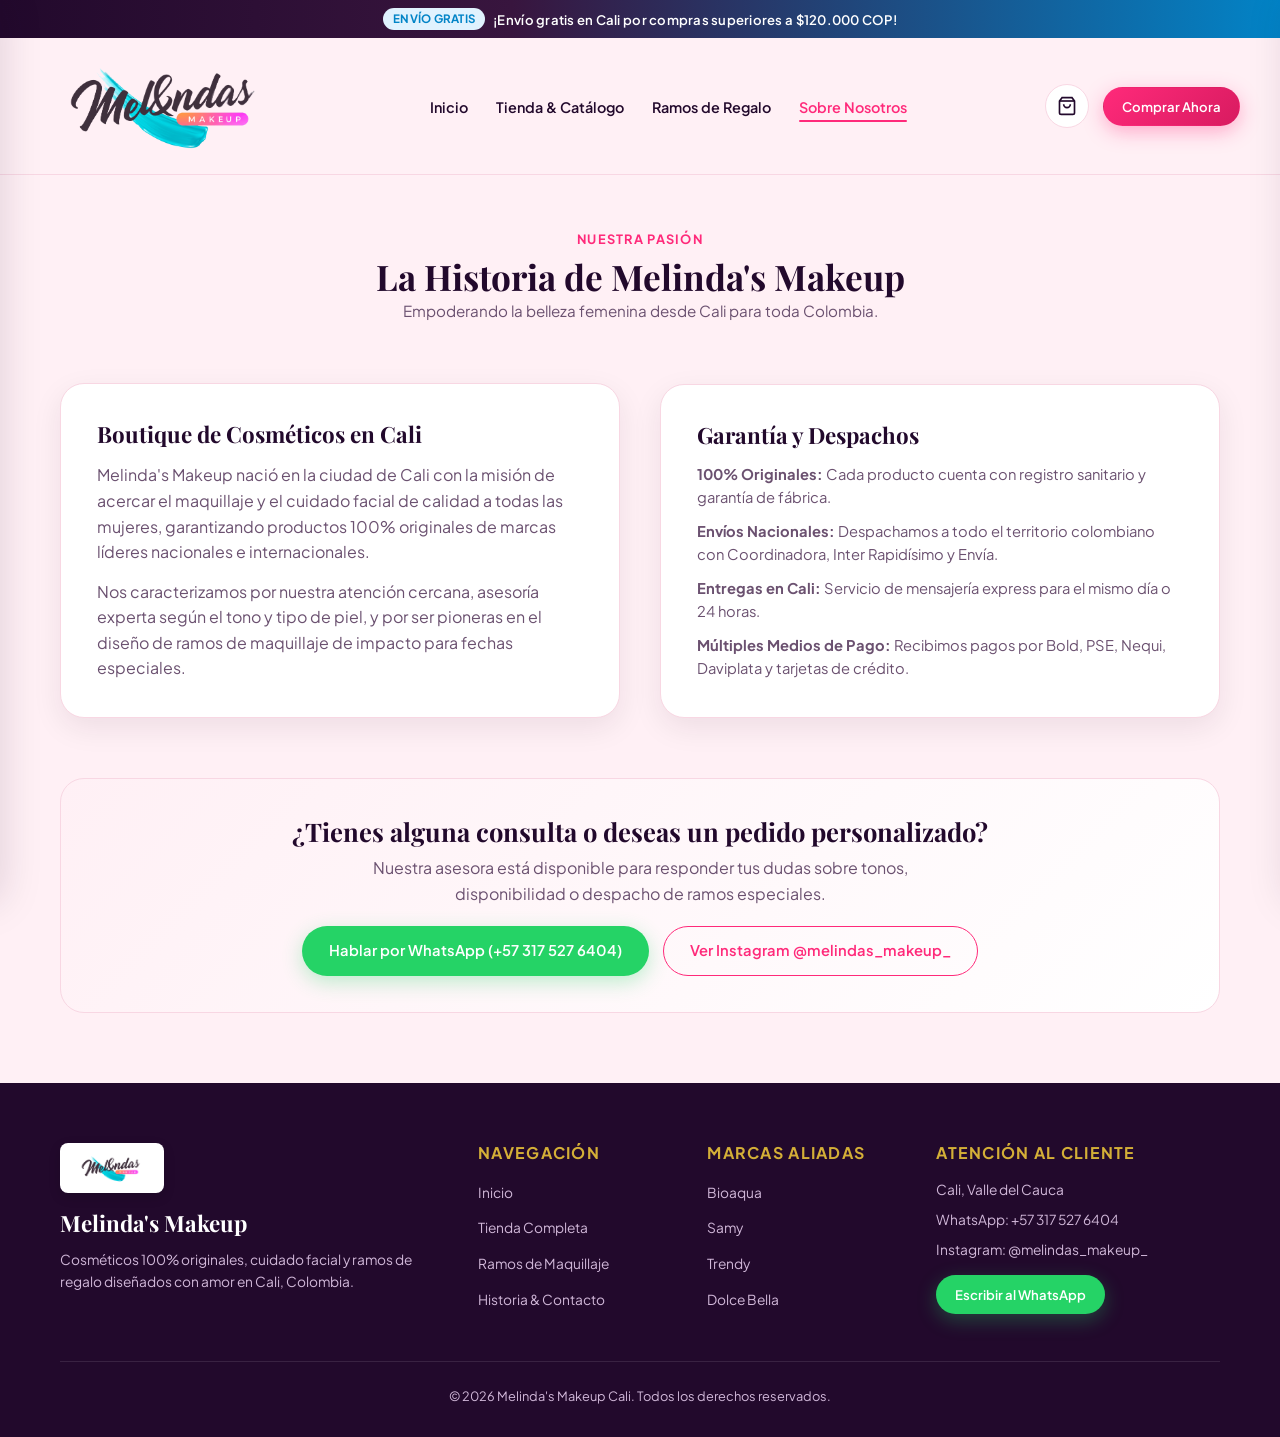
<file: sobre-nosotros.html>
<!DOCTYPE html>
<html lang="es">
<head>
  <meta charset="UTF-8">
  <meta name="viewport" content="width=device-width, initial-scale=1.0">
  <title>Sobre Nosotros & Contacto • Melinda's Makeup Cali</title>
  <link rel="preconnect" href="https://fonts.googleapis.com">
  <link rel="preconnect" href="https://fonts.gstatic.com" crossorigin>
  <link href="https://fonts.googleapis.com/css2?family=Playfair+Display:ital,wght@0,600;0,700;1,400&family=Plus+Jakarta+Sans:wght@400;500;600;700&display=swap" rel="stylesheet">
  <link rel="stylesheet" href="assets/css/styles.css">
  <style>
    .about-hero {
      padding: 50px 0 30px;
      text-align: center;
    }
    .about-grid {
      display: grid;
      grid-template-columns: 1fr 1fr;
      gap: 40px;
      align-items: center;
      margin: 30px 0 60px;
    }
    .about-card {
      background: #FFFFFF;
      border: 1px solid var(--color-border);
      border-radius: var(--radius-lg);
      padding: 36px;
      box-shadow: var(--shadow-soft);
    }
    .contact-banner {
      background: linear-gradient(135deg, var(--color-bg-cloud) 0%, #FFFFFF 100%);
      border: 1px solid var(--color-border);
      border-radius: var(--radius-lg);
      padding: 36px;
      text-align: center;
      margin-bottom: 50px;
    }
    @media (max-width: 800px) {
      .about-grid { grid-template-columns: 1fr; }
    }
  </style>
</head>
<body>
  <!-- TOP ANNOUNCEMENT BAR -->
  <div class="top-promo-bar">
    <span class="highlight-badge">ENVÍO GRATIS</span>
    <span>¡Envío gratis en Cali por compras superiores a $120.000 COP!</span>
  </div>

  <header class="site-header">
    <div class="container nav-wrapper">
      <button type="button" class="mobile-menu-toggle" id="mobileMenuOpenBtn" aria-label="Abrir Menú">
        <svg width="22" height="22" viewBox="0 0 24 24" fill="none" stroke="currentColor" stroke-width="2">
          <line x1="3" y1="6" x2="21" y2="6"></line>
          <line x1="3" y1="12" x2="21" y2="12"></line>
          <line x1="3" y1="18" x2="21" y2="18"></line>
        </svg>
      </button>

      <a href="index.html" class="brand-link">
        <img src="assets/img/logo.png" alt="Melinda's Makeup Logo" class="brand-logo-img">
      </a>

      <nav>
        <ul class="nav-menu">
          <li><a href="index.html" class="">Inicio</a></li>
          <li><a href="tienda.html" class="">Tienda & Catálogo</a></li>
          <li><a href="ramos.html" class="">Ramos de Regalo</a></li>
          <li><a href="sobre-nosotros.html" class="active">Sobre Nosotros</a></li>
        </ul>
      </nav>

      <div class="nav-right">
        <button type="button" class="cart-icon-btn cart-drawer-trigger" title="Ver Bolsa de Compras">
          <svg width="20" height="20" viewBox="0 0 24 24" fill="none" stroke="currentColor" stroke-width="2">
            <path d="M6 2L3 6v14a2 2 0 0 0 2 2h14a2 2 0 0 0 2-2V6l-3-4z"></path>
            <line x1="3" y1="6" x2="21" y2="6"></line>
            <path d="M16 10a4 4 0 0 1-8 0"></path>
          </svg>
          <span class="cart-count-badge">0</span>
        </button>
        <a href="tienda.html" class="btn btn-primary btn-sm header-buy-btn">Comprar Ahora</a>
      </div>
    </div>
  </header>

  <!-- MENÚ HAMBURGUESA MÓVIL DRAWER -->
  <div class="mobile-nav-overlay" id="mobileNavOverlay"></div>
  <aside class="mobile-nav-drawer" id="mobileNavDrawer">
    <div class="mobile-nav-header">
      <img src="assets/img/logo.png" alt="Melinda's Logo" class="mobile-nav-logo">
      <button type="button" class="mobile-nav-close" id="mobileMenuCloseBtn">&times;</button>
    </div>
    <div class="mobile-nav-body">
      <ul class="mobile-menu-list">
        <li><a href="index.html">Inicio</a></li>
        <li><a href="tienda.html">Tienda & Catálogo</a></li>
        <li><a href="ramos.html">Ramos de Regalo</a></li>
        <li><a href="sobre-nosotros.html" class="active">Sobre Nosotros</a></li>
      </ul>
      <div class="mobile-nav-footer">
        <a href="tienda.html" class="btn btn-primary" style="width: 100%;">Ir a la Tienda</a>
      </div>
    </div>
  </aside>

  <!-- DRAWER DEL CARRITO -->
  <div class="cart-overlay" id="cartOverlay"></div>
  <aside class="cart-drawer" id="cartDrawer">
    <div class="cart-drawer-header">
      <h3 class="font-serif">Tu Bolsa de Compras</h3>
      <button type="button" class="cart-drawer-close">&times;</button>
    </div>
    <div class="shipping-bar-container">
      <p class="shipping-msg" id="shippingProgressMsg">Calculando envío gratis...</p>
      <div class="shipping-track">
        <div class="shipping-fill" id="shippingProgressBar"></div>
      </div>
    </div>
    <div class="cart-items-scroll" id="cartItemsList"></div>
    <div class="cart-drawer-footer">
      <div class="cart-subtotal-line">
        <span>Subtotal:</span>
        <span id="cartSubtotalText">$0 COP</span>
      </div>
      <div style="display: flex; flex-direction: column; gap: 10px;">
        <button type="button" class="btn btn-primary" style="width: 100%; font-weight: 700;" onclick="openBoldCheckout()">
          <span>Pagar con Pasarela Bold (Tarjetas / PSE)</span>
        </button>
        <button type="button" class="btn btn-whatsapp" style="width: 100%;" onclick="checkoutWhatsApp()">
          <span>Pedir por WhatsApp</span>
          <svg width="18" height="18" viewBox="0 0 24 24" fill="none" stroke="currentColor" stroke-width="2"><path d="M5 12h14M12 5l7 7-7 7"/></svg>
        </button>
      </div>
      <p style="text-align: center; font-size: 0.72rem; color: var(--color-text-muted); margin-top: 8px;">
         Pagos seguros por Nequi, Daviplata, Bold y PSE.
      </p>
    </div>
  </aside>

  <main class="container">
    <div class="about-hero">
      <span class="section-eyebrow" style="color:var(--color-primary); font-weight:700; text-transform:uppercase; font-size:0.8rem; letter-spacing:0.1em;">Nuestra Pasión</span>
      <h1 style="font-size: 2.2rem; margin-top: 4px;">La Historia de Melinda's Makeup</h1>
      <p style="color: var(--color-text-muted); font-size: 0.95rem;">Empoderando la belleza femenina desde Cali para toda Colombia.</p>
    </div>

    <div class="about-grid">
      <div class="about-card">
        <h3 style="font-size: 1.4rem; margin-bottom: 14px;">Boutique de Cosméticos en Cali</h3>
        <p style="color: var(--color-text-muted); margin-bottom: 14px;">
          Melinda's Makeup nació en la ciudad de Cali con la misión de acercar el maquillaje y el cuidado facial de calidad a todas las mujeres, garantizando productos 100% originales de marcas líderes nacionales e internacionales.
        </p>
        <p style="color: var(--color-text-muted);">
          Nos caracterizamos por nuestra atención cercana, asesoría experta según el tono y tipo de piel, y por ser pioneras en el diseño de ramos de maquillaje de impacto para fechas especiales.
        </p>
      </div>

      <div class="about-card">
        <h3 style="font-size: 1.4rem; margin-bottom: 14px;">Garantía y Despachos</h3>
        <ul style="list-style: none; color: var(--color-text-muted); font-size: 0.92rem;">
          <li style="margin-bottom: 10px;"> <strong>100% Originales:</strong> Cada producto cuenta con registro sanitario y garantía de fábrica.</li>
          <li style="margin-bottom: 10px;"> <strong>Envíos Nacionales:</strong> Despachamos a todo el territorio colombiano con Coordinadora, Inter Rapidísimo y Envía.</li>
          <li style="margin-bottom: 10px;"> <strong>Entregas en Cali:</strong> Servicio de mensajería express para el mismo día o 24 horas.</li>
          <li> <strong>Múltiples Medios de Pago:</strong> Recibimos pagos por Bold, PSE, Nequi, Daviplata y tarjetas de crédito.</li>
        </ul>
      </div>
    </div>

    <div class="contact-banner">
      <h3 style="font-size: 1.6rem; margin-bottom: 8px;">¿Tienes alguna consulta o deseas un pedido personalizado?</h3>
      <p style="color: var(--color-text-muted); max-width: 600px; margin: 0 auto 20px;">
        Nuestra asesora está disponible para responder tus dudas sobre tonos, disponibilidad o despacho de ramos especiales.
      </p>
      <div style="display:flex; justify-content:center; gap:14px; flex-wrap:wrap;">
        <a href="https://wa.me/573175276404" target="_blank" class="btn btn-whatsapp">
          <span>Hablar por WhatsApp (+57 317 527 6404)</span>
        </a>
        <a href="https://www.instagram.com/melindas_makeup_/" target="_blank" class="btn btn-outline">
          <span>Ver Instagram @melindas_makeup_</span>
        </a>
      </div>
    </div>
  </main>

  <footer class="site-footer">
    <div class="container">
      <div class="footer-grid">
        <div class="footer-brand">
          <img src="assets/img/logo.png" alt="Melinda's Logo" style="max-height: 50px; margin-bottom: 10px;">
          <h3 style="color: #FFFFFF; font-size: 1.4rem;">Melinda's Makeup</h3>
          <p>Cosméticos 100% originales, cuidado facial y ramos de regalo diseñados con amor en Cali, Colombia.</p>
        </div>
        <div class="footer-col">
          <h4>Navegación</h4>
          <ul>
            <li><a href="index.html">Inicio</a></li>
            <li><a href="tienda.html">Tienda Completa</a></li>
            <li><a href="ramos.html">Ramos de Maquillaje</a></li>
            <li><a href="sobre-nosotros.html">Historia & Contacto</a></li>
          </ul>
        </div>
        <div class="footer-col">
          <h4>Marcas Aliadas</h4>
          <ul>
            <li><a href="tienda.html?marca=Bioaqua">Bioaqua</a></li>
            <li><a href="tienda.html?marca=Samy">Samy</a></li>
            <li><a href="tienda.html?marca=Trendy">Trendy</a></li>
            <li><a href="tienda.html?marca=Dolce%20Bella">Dolce Bella</a></li>
          </ul>
        </div>
        <div class="footer-col">
          <h4>Atención al Cliente</h4>
          <p style="font-size: 0.86rem; color: #D1B8D9; margin-bottom: 8px;"> Cali, Valle del Cauca</p>
          <p style="font-size: 0.86rem; color: #D1B8D9; margin-bottom: 8px;"> WhatsApp: +57 317 527 6404</p>
          <p style="font-size: 0.86rem; color: #D1B8D9; margin-bottom: 14px;"> Instagram: @melindas_makeup_</p>
          <a href="https://wa.me/573175276404" target="_blank" class="btn btn-whatsapp btn-sm">Escribir al WhatsApp</a>
        </div>
      </div>
      <div class="footer-bottom">
        <p>&copy; 2026 Melinda's Makeup Cali. Todos los derechos reservados.</p>
      </div>
    </div>
  </footer>



  <!-- BOLD PSEUDO-PAYMENT GATEWAY MODAL -->
  <div class="bold-modal-overlay" id="boldModalOverlay">
    <div class="bold-modal" id="boldModal">
      <div class="bold-modal-header">
        <div class="bold-brand">
          <span class="bold-logo-badge">BOLD</span>
          <div>
            <h3 class="bold-title">Pasarela de Pagos Segura Bold</h3>
            <span class="bold-subtitle">Melinda's Makeup Cali • Encriptación SSL 256-bit</span>
          </div>
        </div>
        <button type="button" class="bold-close-btn" onclick="closeBoldCheckout()">&times;</button>
      </div>

      <div class="bold-order-summary">
        <div>
          <span class="bold-sum-label">Monto a Pagar:</span>
          <strong class="bold-sum-amount" id="boldPayAmount">$0 COP</strong>
        </div>
        <div style="text-align: right;">
          <span class="bold-sum-label">Referencia:</span>
          <span class="bold-sum-ref" id="boldPayRef">REF-BOLD-0000</span>
        </div>
      </div>

      <div id="boldCheckoutBody">
        <!-- TABS METHOD -->
        <div class="bold-tabs">
          <button type="button" class="bold-tab-btn active" id="boldTabCard" onclick="switchBoldTab('card')">
            <span>Tarjeta Débito / Crédito</span>
          </button>
          <button type="button" class="bold-tab-btn" id="boldTabPse" onclick="switchBoldTab('pse')">
            <span>PSE (Débito Bancario)</span>
          </button>
        </div>

        <form id="boldPaymentForm" onsubmit="processBoldPayment(event)">
          <!-- TAB 1: CARD CONTENT -->
          <div class="bold-tab-content active" id="boldContentCard">
            <div class="bold-field-group">
              <label for="boldCardName">Nombre del Titular en la Tarjeta</label>
              <input type="text" id="boldCardName" class="bold-input" placeholder="Ej. Maria Alejandra Lopez" required>
            </div>

            <div class="bold-field-group">
              <label for="boldCardDoc">Cédula o Documento de Identidad</label>
              <input type="text" id="boldCardDoc" class="bold-input" placeholder="Ej. 1087654321" required>
            </div>

            <div class="bold-field-group">
              <div style="display: flex; justify-content: space-between; align-items: center;">
                <label for="boldCardNum">Número de Tarjeta</label>
                <span class="bold-card-brand-badge" id="boldCardBrandBadge">VISA / MC</span>
              </div>
              <input type="text" id="boldCardNum" class="bold-input" placeholder="0000 0000 0000 0000" maxlength="19" oninput="formatBoldCardNum(this)" required>
            </div>

            <div style="display: grid; grid-template-columns: 1fr 1fr; gap: 12px;">
              <div class="bold-field-group">
                <label for="boldCardExp">Vencimiento (MM/AA)</label>
                <input type="text" id="boldCardExp" class="bold-input" placeholder="MM/AA" maxlength="5" oninput="formatBoldCardExp(this)" required>
              </div>
              <div class="bold-field-group">
                <label for="boldCardCvc">Código CVC / CVV</label>
                <input type="password" id="boldCardCvc" class="bold-input" placeholder="123" maxlength="4" required>
              </div>
            </div>

            <div class="bold-field-group">
              <label for="boldCardInstallments">Número de Cuotas</label>
              <select id="boldCardInstallments" class="bold-select">
                <option value="1">1 Cuota (Sin intereses)</option>
                <option value="2">2 Cuotas</option>
                <option value="3">3 Cuotas</option>
                <option value="6">6 Cuotas</option>
                <option value="12">12 Cuotas</option>
              </select>
            </div>
          </div>

          <!-- TAB 2: PSE CONTENT -->
          <div class="bold-tab-content" id="boldContentPse">
            <div class="bold-field-group">
              <label for="boldPseBank">Selecciona tu Banco o Entidad Financiera</label>
              <select id="boldPseBank" class="bold-select">
                <option value="">-- Elige tu Banco --</option>
                <option value="bancolombia">Bancolombia</option>
                <option value="nequi">Nequi</option>
                <option value="daviplata">Daviplata</option>
                <option value="davivienda">Davivienda</option>
                <option value="banco_bogota">Banco de Bogotá</option>
                <option value="bbva">BBVA Colombia</option>
                <option value="banco_occidente">Banco de Occidente</option>
                <option value="scotiabank">Scotiabank Colpatria</option>
                <option value="itau">Itaú</option>
                <option value="lulo_bank">Lulo Bank</option>
                <option value="nu_bank">Nu Colombia (Cuenta de Ahorros)</option>
                <option value="rappipay">RappiPay</option>
              </select>
            </div>

            <div class="bold-field-group">
              <label for="boldPsePersonType">Tipo de Persona</label>
              <select id="boldPsePersonType" class="bold-select">
                <option value="N">Persona Natural</option>
                <option value="J">Persona Jurídica</option>
              </select>
            </div>

            <div class="bold-field-group">
              <label for="boldPseName">Nombre Completo del Titular</label>
              <input type="text" id="boldPseName" class="bold-input" placeholder="Ej. Carlos Eduardo Ramirez">
            </div>

            <div style="display: grid; grid-template-columns: 1fr 2fr; gap: 10px;">
              <div class="bold-field-group">
                <label for="boldPseDocType">Tipo Doc.</label>
                <select id="boldPseDocType" class="bold-select">
                  <option value="CC">C.C.</option>
                  <option value="CE">C.E.</option>
                  <option value="NIT">NIT</option>
                  <option value="PP">Pasaporte</option>
                </select>
              </div>
              <div class="bold-field-group">
                <label for="boldPseDocNum">Número de Documento</label>
                <input type="text" id="boldPseDocNum" class="bold-input" placeholder="1087654321">
              </div>
            </div>

            <div class="bold-field-group">
              <label for="boldPseEmail">Correo Electrónico (Para comprobante de pago)</label>
              <input type="email" id="boldPseEmail" class="bold-input" placeholder="cliente@correo.com">
            </div>
          </div>

          <button type="submit" class="bold-pay-submit-btn" id="boldSubmitPayBtn">
            Pagar Ahora con Bold
          </button>
        </form>
      </div>

      <!-- PROCESSING VIEW -->
      <div class="bold-status-view" id="boldProcessingView">
        <div class="bold-spinner"></div>
        <h4 class="bold-status-title">Conectando con la API de Bold...</h4>
        <p class="bold-status-desc">Procesando la transacción de forma encriptada. Por favor no cierres esta ventana.</p>
      </div>

      <!-- SUCCESS RECEIPT VIEW -->
      <div class="bold-status-view" id="boldSuccessView">
        <div class="bold-success-circle"></div>
        <h4 class="bold-status-title" style="color: #059669;">¡Transacción Aprobada!</h4>
        <p class="bold-status-desc">El pago ha sido procesado exitosamente por la Pasarela Bold.</p>

        <div class="bold-receipt-box">
          <div class="bold-receipt-row">
            <span>Código Autorización:</span>
            <strong id="receiptAuthCode">AUTH-849201</strong>
          </div>
          <div class="bold-receipt-row">
            <span>ID Transacción Bold:</span>
            <strong id="receiptTxId">tx_bold_987654321</strong>
          </div>
          <div class="bold-receipt-row">
            <span>Método de Pago:</span>
            <strong id="receiptMethod">Tarjeta Débito / Crédito</strong>
          </div>
          <div class="bold-receipt-row">
            <span>Total Pagado:</span>
            <strong id="receiptTotal">$0 COP</strong>
          </div>
          <div class="bold-receipt-row">
            <span>Comercio:</span>
            <strong>Melinda's Makeup Cali</strong>
          </div>
        </div>

        <button type="button" class="bold-pay-submit-btn" style="background: var(--color-berry);" onclick="finishBoldOrder()">
          Finalizar y Confirmar Pedido
        </button>
      </div>
    </div>
  </div>

  <script src="assets/js/app.js"></script>
</body>
</html>
</file>
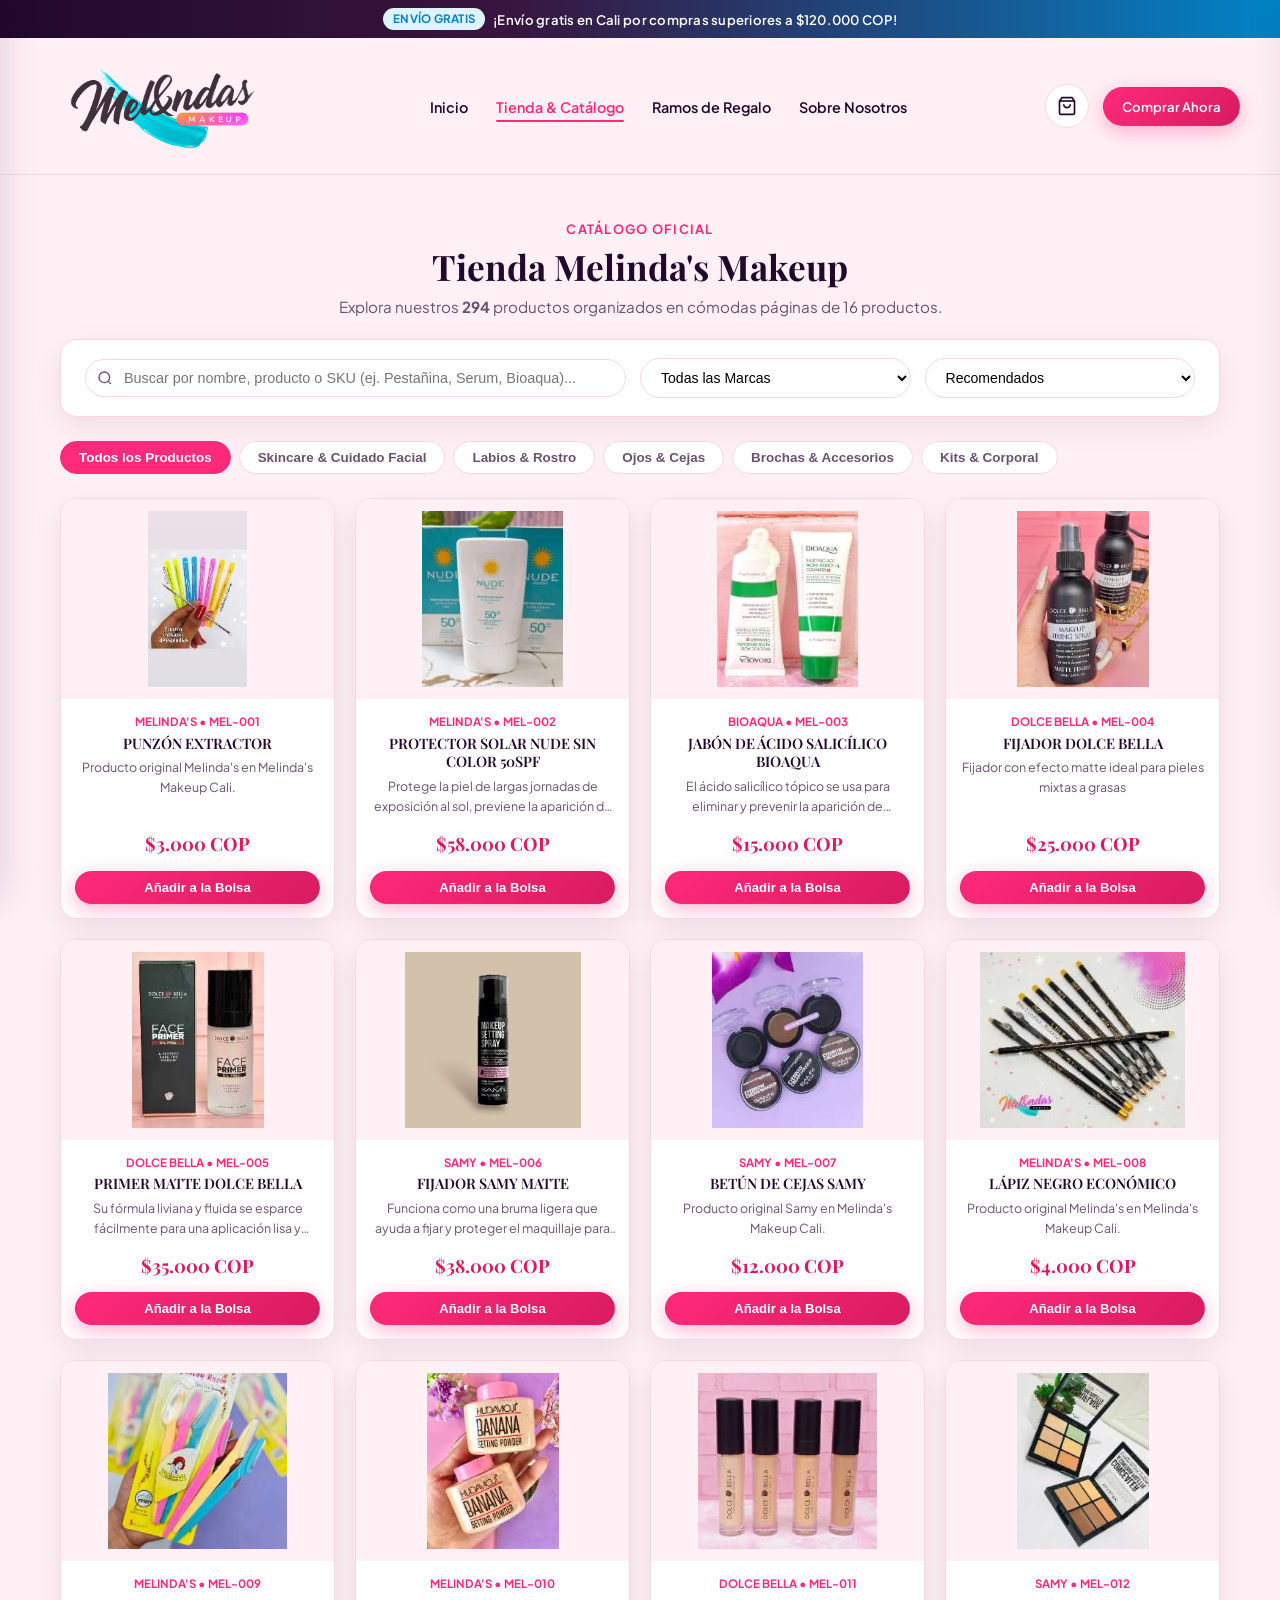
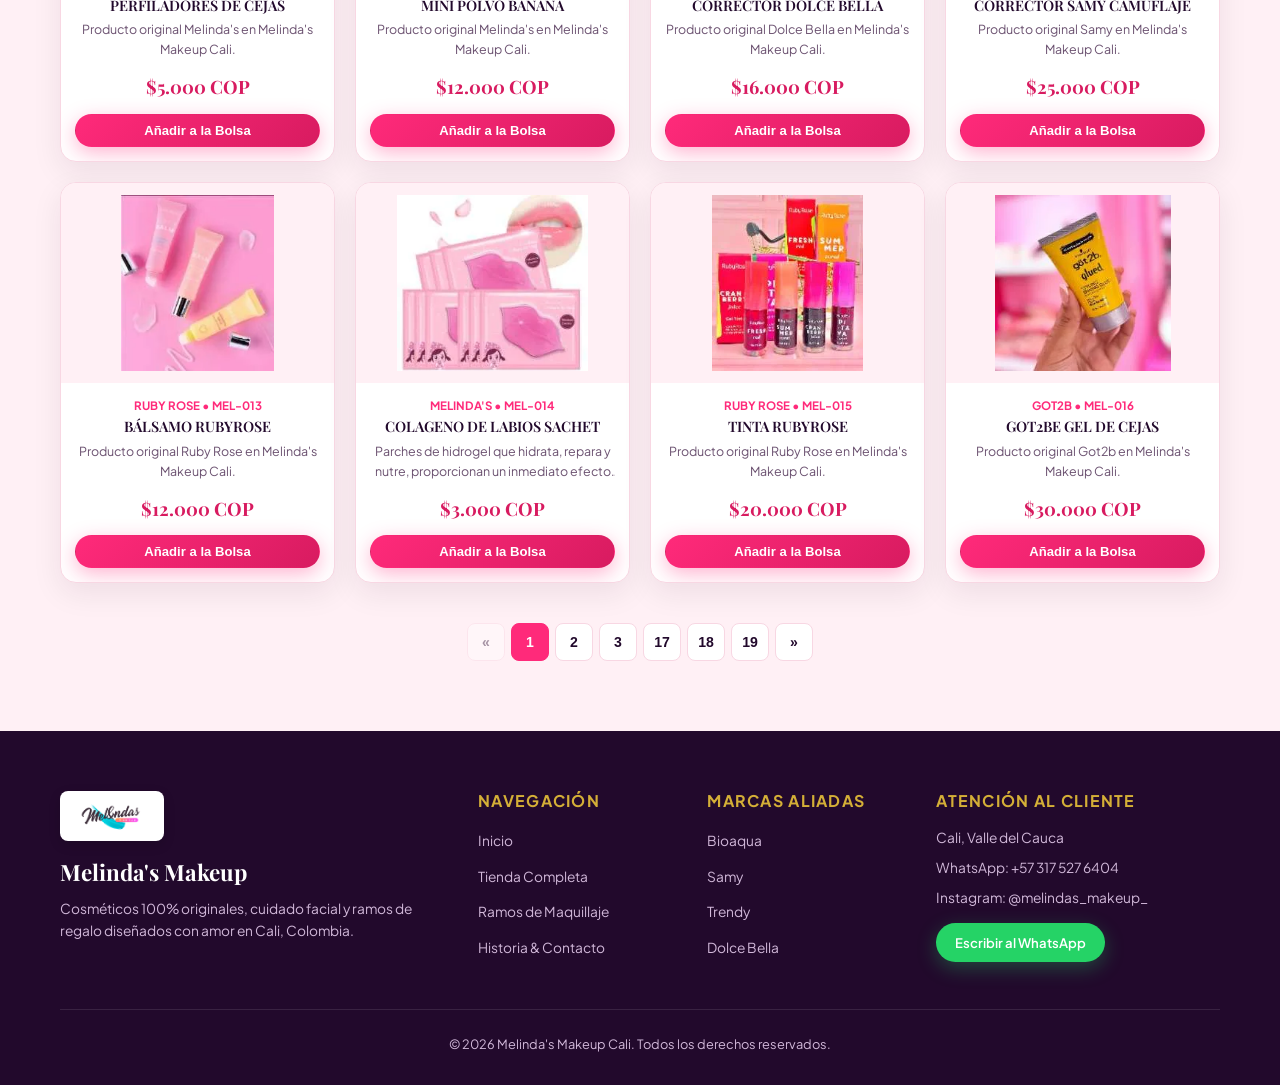
<file: tienda.html>
<!DOCTYPE html>
<html lang="es">
<head>
  <meta charset="UTF-8">
  <meta name="viewport" content="width=device-width, initial-scale=1.0">
  <title>Tienda & Catálogo • Melinda's Makeup Cali</title>
  <link rel="preconnect" href="https://fonts.googleapis.com">
  <link rel="preconnect" href="https://fonts.gstatic.com" crossorigin>
  <link href="https://fonts.googleapis.com/css2?family=Playfair+Display:ital,wght@0,600;0,700;1,400&family=Plus+Jakarta+Sans:wght@400;500;600;700&display=swap" rel="stylesheet">
  <link rel="stylesheet" href="assets/css/styles.css">
  <style>
    .store-hero {
      padding: 40px 0 20px;
      text-align: center;
    }
    .filter-bar {
      background: #FFFFFF;
      border: 1px solid var(--color-border);
      border-radius: var(--radius-md);
      padding: 18px 24px;
      margin-bottom: 24px;
      display: grid;
      grid-template-columns: 2fr 1fr 1fr;
      gap: 14px;
      align-items: center;
      box-shadow: var(--shadow-soft);
    }
    .search-input-wrap {
      position: relative;
    }
    .search-input {
      width: 100%;
      padding: 10px 16px 10px 38px;
      border-radius: var(--radius-pill);
      border: 1px solid var(--color-border);
      font-size: 0.9rem;
      outline: none;
    }
    .search-input:focus {
      border-color: var(--color-primary);
    }
    .search-icon {
      position: absolute;
      left: 12px;
      top: 50%;
      transform: translateY(-50%);
      color: var(--color-text-muted);
    }
    .custom-select {
      width: 100%;
      padding: 10px 16px;
      border-radius: var(--radius-pill);
      border: 1px solid var(--color-border);
      font-size: 0.88rem;
      background: #FFFFFF;
      outline: none;
      cursor: pointer;
    }
    .category-pills {
      display: flex;
      gap: 8px;
      flex-wrap: wrap;
      margin-bottom: 24px;
    }
    .cat-btn {
      padding: 8px 18px;
      border-radius: var(--radius-pill);
      background: #FFFFFF;
      border: 1px solid var(--color-border);
      font-size: 0.84rem;
      font-weight: 600;
      color: var(--color-text-muted);
      cursor: pointer;
      transition: var(--transition);
    }
    .cat-btn.active, .cat-btn:hover {
      background: var(--color-primary);
      color: #FFFFFF;
      border-color: var(--color-primary);
    }
    .products-grid {
      display: grid;
      grid-template-columns: repeat(auto-fill, minmax(250px, 1fr));
      gap: 20px;
    }
    .prod-card {
      background: #FFFFFF;
      border: 1px solid var(--color-border);
      border-radius: var(--radius-md);
      overflow: hidden;
      display: flex;
      flex-direction: column;
      transition: var(--transition);
      box-shadow: var(--shadow-soft);
    }
    .prod-card:hover {
      transform: translateY(-4px);
      box-shadow: var(--shadow-hover);
      border-color: var(--color-primary);
    }
    .prod-card-thumb {
      height: 200px;
      background: var(--color-bg-cloud);
      display: flex;
      align-items: center;
      justify-content: center;
      padding: 12px;
    }
    .prod-card-thumb img {
      max-width: 100%;
      max-height: 100%;
      object-fit: contain;
      transition: transform 0.3s;
    }
    .prod-card:hover .prod-card-thumb img {
      transform: scale(1.06);
    }
    .prod-card-info {
      padding: 14px;
      display: flex;
      flex-direction: column;
      flex: 1;
    }
    .prod-brand-tag {
      font-size: 0.72rem;
      color: var(--color-primary);
      font-weight: 700;
      text-transform: uppercase;
      margin-bottom: 2px;
    }
    .prod-name {
      font-size: 0.9rem;
      font-weight: 600;
      margin-bottom: 6px;
      line-height: 1.3;
      color: var(--color-berry);
    }
    .prod-desc {
      font-size: 0.78rem;
      color: var(--color-text-muted);
      margin-bottom: 12px;
      display: -webkit-box;
      -webkit-line-clamp: 2;
      -webkit-box-orient: vertical;
      overflow: hidden;
    }
    .prod-price {
      font-family: var(--font-serif);
      font-size: 1.15rem;
      font-weight: 700;
      color: var(--color-primary-dark);
      margin-top: auto;
      margin-bottom: 12px;
    }
    /* PAGINACIÓN */
    .pagination-wrap {
      display: flex;
      align-items: center;
      justify-content: center;
      gap: 6px;
      margin-top: 40px;
      flex-wrap: wrap;
    }
    .page-btn {
      min-width: 38px;
      height: 38px;
      padding: 0 8px;
      border-radius: 8px;
      border: 1px solid var(--color-border);
      background: #FFFFFF;
      color: var(--color-berry);
      font-weight: 600;
      font-size: 0.88rem;
      cursor: pointer;
      display: inline-flex;
      align-items: center;
      justify-content: center;
      transition: var(--transition);
    }
    .page-btn:hover, .page-btn.active {
      background: var(--color-primary);
      color: #FFFFFF;
      border-color: var(--color-primary);
    }
    .page-btn:disabled {
      opacity: 0.4;
      cursor: not-allowed;
    }
    @media (max-width: 800px) {
      .filter-bar { grid-template-columns: 1fr; }
    }
  </style>
</head>
<body>
  <!-- TOP ANNOUNCEMENT BAR -->
  <div class="top-promo-bar">
    <span class="highlight-badge">ENVÍO GRATIS</span>
    <span>¡Envío gratis en Cali por compras superiores a $120.000 COP!</span>
  </div>

  <header class="site-header">
    <div class="container nav-wrapper">
      <button type="button" class="mobile-menu-toggle" id="mobileMenuOpenBtn" aria-label="Abrir Menú">
        <svg width="22" height="22" viewBox="0 0 24 24" fill="none" stroke="currentColor" stroke-width="2">
          <line x1="3" y1="6" x2="21" y2="6"></line>
          <line x1="3" y1="12" x2="21" y2="12"></line>
          <line x1="3" y1="18" x2="21" y2="18"></line>
        </svg>
      </button>

      <a href="index.html" class="brand-link">
        <img src="assets/img/logo.png" alt="Melinda's Makeup Logo" class="brand-logo-img">
      </a>

      <nav>
        <ul class="nav-menu">
          <li><a href="index.html" class="">Inicio</a></li>
          <li><a href="tienda.html" class="active">Tienda & Catálogo</a></li>
          <li><a href="ramos.html" class="">Ramos de Regalo</a></li>
          <li><a href="sobre-nosotros.html" class="">Sobre Nosotros</a></li>
        </ul>
      </nav>

      <div class="nav-right">
        <button type="button" class="cart-icon-btn cart-drawer-trigger" title="Ver Bolsa de Compras">
          <svg width="20" height="20" viewBox="0 0 24 24" fill="none" stroke="currentColor" stroke-width="2">
            <path d="M6 2L3 6v14a2 2 0 0 0 2 2h14a2 2 0 0 0 2-2V6l-3-4z"></path>
            <line x1="3" y1="6" x2="21" y2="6"></line>
            <path d="M16 10a4 4 0 0 1-8 0"></path>
          </svg>
          <span class="cart-count-badge">0</span>
        </button>
        <a href="tienda.html" class="btn btn-primary btn-sm header-buy-btn">Comprar Ahora</a>
      </div>
    </div>
  </header>

  <!-- MENÚ HAMBURGUESA MÓVIL DRAWER -->
  <div class="mobile-nav-overlay" id="mobileNavOverlay"></div>
  <aside class="mobile-nav-drawer" id="mobileNavDrawer">
    <div class="mobile-nav-header">
      <img src="assets/img/logo.png" alt="Melinda's Logo" class="mobile-nav-logo">
      <button type="button" class="mobile-nav-close" id="mobileMenuCloseBtn">&times;</button>
    </div>
    <div class="mobile-nav-body">
      <ul class="mobile-menu-list">
        <li><a href="index.html">Inicio</a></li>
        <li><a href="tienda.html" class="active">Tienda & Catálogo</a></li>
        <li><a href="ramos.html">Ramos de Regalo</a></li>
        <li><a href="sobre-nosotros.html">Sobre Nosotros</a></li>
      </ul>
      <div class="mobile-nav-footer">
        <a href="tienda.html" class="btn btn-primary" style="width: 100%;">Ir a la Tienda</a>
      </div>
    </div>
  </aside>

  <!-- DRAWER DEL CARRITO -->
  <div class="cart-overlay" id="cartOverlay"></div>
  <aside class="cart-drawer" id="cartDrawer">
    <div class="cart-drawer-header">
      <h3 class="font-serif">Tu Bolsa de Compras</h3>
      <button type="button" class="cart-drawer-close">&times;</button>
    </div>
    <div class="shipping-bar-container">
      <p class="shipping-msg" id="shippingProgressMsg">Calculando envío gratis...</p>
      <div class="shipping-track">
        <div class="shipping-fill" id="shippingProgressBar"></div>
      </div>
    </div>
    <div class="cart-items-scroll" id="cartItemsList"></div>
    <div class="cart-drawer-footer">
      <div class="cart-subtotal-line">
        <span>Subtotal:</span>
        <span id="cartSubtotalText">$0 COP</span>
      </div>
      <div style="display: flex; flex-direction: column; gap: 10px;">
        <button type="button" class="btn btn-primary" style="width: 100%; font-weight: 700;" onclick="openBoldCheckout()">
          <span>Pagar con Pasarela Bold (Tarjetas / PSE)</span>
        </button>
        <button type="button" class="btn btn-whatsapp" style="width: 100%;" onclick="checkoutWhatsApp()">
          <span>Pedir por WhatsApp</span>
          <svg width="18" height="18" viewBox="0 0 24 24" fill="none" stroke="currentColor" stroke-width="2"><path d="M5 12h14M12 5l7 7-7 7"/></svg>
        </button>
      </div>
      <p style="text-align: center; font-size: 0.72rem; color: var(--color-text-muted); margin-top: 8px;">
         Pagos seguros por Nequi, Daviplata, Bold y PSE.
      </p>
    </div>
  </aside>

  <main class="container">
    <div class="store-hero">
      <span class="section-eyebrow" style="color: var(--color-primary); font-weight:700; text-transform:uppercase; font-size:0.8rem; letter-spacing:0.1em;">Catálogo Oficial</span>
      <h1 style="font-size: 2.2rem; margin-top: 4px;">Tienda Melinda's Makeup</h1>
      <p style="color: var(--color-text-muted); font-size: 0.95rem; margin-top: 6px;">
        Explora nuestros <strong id="totalCountSpan">294</strong> productos organizados en cómodas páginas de 16 productos.
      </p>
    </div>

    <div class="filter-bar">
      <div class="search-input-wrap">
        <svg class="search-icon" width="16" height="16" viewBox="0 0 24 24" fill="none" stroke="currentColor" stroke-width="2">
          <circle cx="11" cy="11" r="8"></circle>
          <line x1="21" y1="21" x2="16.65" y2="16.65"></line>
        </svg>
        <input type="text" id="storeSearchInput" class="search-input" placeholder="Buscar por nombre, producto o SKU (ej. Pestañina, Serum, Bioaqua)...">
      </div>
      <select id="brandSelect" class="custom-select">
        <option value="all">Todas las Marcas</option>
      </select>
      <select id="sortSelect" class="custom-select">
        <option value="default">Recomendados</option>
        <option value="price-asc">Precio: Menor a Mayor</option>
        <option value="price-desc">Precio: Mayor a Menor</option>
        <option value="name-asc">Nombre: A - Z</option>
      </select>
    </div>

    <div class="category-pills">
      <button type="button" class="cat-btn active" data-cat="all">Todos los Productos</button>
      <button type="button" class="cat-btn" data-cat="skincare">Skincare & Cuidado Facial</button>
      <button type="button" class="cat-btn" data-cat="labios-rostro">Labios & Rostro</button>
      <button type="button" class="cat-btn" data-cat="ojos-cejas">Ojos & Cejas</button>
      <button type="button" class="cat-btn" data-cat="brochas-accesorios">Brochas & Accesorios</button>
      <button type="button" class="cat-btn" data-cat="kits-corporal">Kits & Corporal</button>
    </div>

    <div class="products-grid" id="storeProductsGrid"></div>

    <div class="pagination-wrap" id="paginationControls"></div>
  </main>

  <footer class="site-footer">
    <div class="container">
      <div class="footer-grid">
        <div class="footer-brand">
          <img src="assets/img/logo.png" alt="Melinda's Logo" style="max-height: 50px; margin-bottom: 10px;">
          <h3 style="color: #FFFFFF; font-size: 1.4rem;">Melinda's Makeup</h3>
          <p>Cosméticos 100% originales, cuidado facial y ramos de regalo diseñados con amor en Cali, Colombia.</p>
        </div>
        <div class="footer-col">
          <h4>Navegación</h4>
          <ul>
            <li><a href="index.html">Inicio</a></li>
            <li><a href="tienda.html">Tienda Completa</a></li>
            <li><a href="ramos.html">Ramos de Maquillaje</a></li>
            <li><a href="sobre-nosotros.html">Historia & Contacto</a></li>
          </ul>
        </div>
        <div class="footer-col">
          <h4>Marcas Aliadas</h4>
          <ul>
            <li><a href="tienda.html?marca=Bioaqua">Bioaqua</a></li>
            <li><a href="tienda.html?marca=Samy">Samy</a></li>
            <li><a href="tienda.html?marca=Trendy">Trendy</a></li>
            <li><a href="tienda.html?marca=Dolce%20Bella">Dolce Bella</a></li>
          </ul>
        </div>
        <div class="footer-col">
          <h4>Atención al Cliente</h4>
          <p style="font-size: 0.86rem; color: #D1B8D9; margin-bottom: 8px;"> Cali, Valle del Cauca</p>
          <p style="font-size: 0.86rem; color: #D1B8D9; margin-bottom: 8px;"> WhatsApp: +57 317 527 6404</p>
          <p style="font-size: 0.86rem; color: #D1B8D9; margin-bottom: 14px;"> Instagram: @melindas_makeup_</p>
          <a href="https://wa.me/573175276404" target="_blank" class="btn btn-whatsapp btn-sm">Escribir al WhatsApp</a>
        </div>
      </div>
      <div class="footer-bottom">
        <p>&copy; 2026 Melinda's Makeup Cali. Todos los derechos reservados.</p>
      </div>
    </div>
  </footer>



  <!-- BOLD PSEUDO-PAYMENT GATEWAY MODAL -->
  <div class="bold-modal-overlay" id="boldModalOverlay">
    <div class="bold-modal" id="boldModal">
      <div class="bold-modal-header">
        <div class="bold-brand">
          <span class="bold-logo-badge">BOLD</span>
          <div>
            <h3 class="bold-title">Pasarela de Pagos Segura Bold</h3>
            <span class="bold-subtitle">Melinda's Makeup Cali • Encriptación SSL 256-bit</span>
          </div>
        </div>
        <button type="button" class="bold-close-btn" onclick="closeBoldCheckout()">&times;</button>
      </div>

      <div class="bold-order-summary">
        <div>
          <span class="bold-sum-label">Monto a Pagar:</span>
          <strong class="bold-sum-amount" id="boldPayAmount">$0 COP</strong>
        </div>
        <div style="text-align: right;">
          <span class="bold-sum-label">Referencia:</span>
          <span class="bold-sum-ref" id="boldPayRef">REF-BOLD-0000</span>
        </div>
      </div>

      <div id="boldCheckoutBody">
        <!-- TABS METHOD -->
        <div class="bold-tabs">
          <button type="button" class="bold-tab-btn active" id="boldTabCard" onclick="switchBoldTab('card')">
            <span>Tarjeta Débito / Crédito</span>
          </button>
          <button type="button" class="bold-tab-btn" id="boldTabPse" onclick="switchBoldTab('pse')">
            <span>PSE (Débito Bancario)</span>
          </button>
        </div>

        <form id="boldPaymentForm" onsubmit="processBoldPayment(event)">
          <!-- TAB 1: CARD CONTENT -->
          <div class="bold-tab-content active" id="boldContentCard">
            <div class="bold-field-group">
              <label for="boldCardName">Nombre del Titular en la Tarjeta</label>
              <input type="text" id="boldCardName" class="bold-input" placeholder="Ej. Maria Alejandra Lopez" required>
            </div>

            <div class="bold-field-group">
              <label for="boldCardDoc">Cédula o Documento de Identidad</label>
              <input type="text" id="boldCardDoc" class="bold-input" placeholder="Ej. 1087654321" required>
            </div>

            <div class="bold-field-group">
              <div style="display: flex; justify-content: space-between; align-items: center;">
                <label for="boldCardNum">Número de Tarjeta</label>
                <span class="bold-card-brand-badge" id="boldCardBrandBadge">VISA / MC</span>
              </div>
              <input type="text" id="boldCardNum" class="bold-input" placeholder="0000 0000 0000 0000" maxlength="19" oninput="formatBoldCardNum(this)" required>
            </div>

            <div style="display: grid; grid-template-columns: 1fr 1fr; gap: 12px;">
              <div class="bold-field-group">
                <label for="boldCardExp">Vencimiento (MM/AA)</label>
                <input type="text" id="boldCardExp" class="bold-input" placeholder="MM/AA" maxlength="5" oninput="formatBoldCardExp(this)" required>
              </div>
              <div class="bold-field-group">
                <label for="boldCardCvc">Código CVC / CVV</label>
                <input type="password" id="boldCardCvc" class="bold-input" placeholder="123" maxlength="4" required>
              </div>
            </div>

            <div class="bold-field-group">
              <label for="boldCardInstallments">Número de Cuotas</label>
              <select id="boldCardInstallments" class="bold-select">
                <option value="1">1 Cuota (Sin intereses)</option>
                <option value="2">2 Cuotas</option>
                <option value="3">3 Cuotas</option>
                <option value="6">6 Cuotas</option>
                <option value="12">12 Cuotas</option>
              </select>
            </div>
          </div>

          <!-- TAB 2: PSE CONTENT -->
          <div class="bold-tab-content" id="boldContentPse">
            <div class="bold-field-group">
              <label for="boldPseBank">Selecciona tu Banco o Entidad Financiera</label>
              <select id="boldPseBank" class="bold-select">
                <option value="">-- Elige tu Banco --</option>
                <option value="bancolombia">Bancolombia</option>
                <option value="nequi">Nequi</option>
                <option value="daviplata">Daviplata</option>
                <option value="davivienda">Davivienda</option>
                <option value="banco_bogota">Banco de Bogotá</option>
                <option value="bbva">BBVA Colombia</option>
                <option value="banco_occidente">Banco de Occidente</option>
                <option value="scotiabank">Scotiabank Colpatria</option>
                <option value="itau">Itaú</option>
                <option value="lulo_bank">Lulo Bank</option>
                <option value="nu_bank">Nu Colombia (Cuenta de Ahorros)</option>
                <option value="rappipay">RappiPay</option>
              </select>
            </div>

            <div class="bold-field-group">
              <label for="boldPsePersonType">Tipo de Persona</label>
              <select id="boldPsePersonType" class="bold-select">
                <option value="N">Persona Natural</option>
                <option value="J">Persona Jurídica</option>
              </select>
            </div>

            <div class="bold-field-group">
              <label for="boldPseName">Nombre Completo del Titular</label>
              <input type="text" id="boldPseName" class="bold-input" placeholder="Ej. Carlos Eduardo Ramirez">
            </div>

            <div style="display: grid; grid-template-columns: 1fr 2fr; gap: 10px;">
              <div class="bold-field-group">
                <label for="boldPseDocType">Tipo Doc.</label>
                <select id="boldPseDocType" class="bold-select">
                  <option value="CC">C.C.</option>
                  <option value="CE">C.E.</option>
                  <option value="NIT">NIT</option>
                  <option value="PP">Pasaporte</option>
                </select>
              </div>
              <div class="bold-field-group">
                <label for="boldPseDocNum">Número de Documento</label>
                <input type="text" id="boldPseDocNum" class="bold-input" placeholder="1087654321">
              </div>
            </div>

            <div class="bold-field-group">
              <label for="boldPseEmail">Correo Electrónico (Para comprobante de pago)</label>
              <input type="email" id="boldPseEmail" class="bold-input" placeholder="cliente@correo.com">
            </div>
          </div>

          <button type="submit" class="bold-pay-submit-btn" id="boldSubmitPayBtn">
            Pagar Ahora con Bold
          </button>
        </form>
      </div>

      <!-- PROCESSING VIEW -->
      <div class="bold-status-view" id="boldProcessingView">
        <div class="bold-spinner"></div>
        <h4 class="bold-status-title">Conectando con la API de Bold...</h4>
        <p class="bold-status-desc">Procesando la transacción de forma encriptada. Por favor no cierres esta ventana.</p>
      </div>

      <!-- SUCCESS RECEIPT VIEW -->
      <div class="bold-status-view" id="boldSuccessView">
        <div class="bold-success-circle"></div>
        <h4 class="bold-status-title" style="color: #059669;">¡Transacción Aprobada!</h4>
        <p class="bold-status-desc">El pago ha sido procesado exitosamente por la Pasarela Bold.</p>

        <div class="bold-receipt-box">
          <div class="bold-receipt-row">
            <span>Código Autorización:</span>
            <strong id="receiptAuthCode">AUTH-849201</strong>
          </div>
          <div class="bold-receipt-row">
            <span>ID Transacción Bold:</span>
            <strong id="receiptTxId">tx_bold_987654321</strong>
          </div>
          <div class="bold-receipt-row">
            <span>Método de Pago:</span>
            <strong id="receiptMethod">Tarjeta Débito / Crédito</strong>
          </div>
          <div class="bold-receipt-row">
            <span>Total Pagado:</span>
            <strong id="receiptTotal">$0 COP</strong>
          </div>
          <div class="bold-receipt-row">
            <span>Comercio:</span>
            <strong>Melinda's Makeup Cali</strong>
          </div>
        </div>

        <button type="button" class="bold-pay-submit-btn" style="background: var(--color-berry);" onclick="finishBoldOrder()">
          Finalizar y Confirmar Pedido
        </button>
      </div>
    </div>
  </div>

  <script src="assets/js/app.js"></script>
  <script>
    const ITEMS_PER_PAGE = 16;
    let currentPage = 1;
    let filteredList = [];
    let currentCategory = "all";

    function initStore() {
      const catalog = window.MELINDAS_CATALOG || [];
      document.getElementById("totalCountSpan").textContent = catalog.length;

      const brands = [...new Set(catalog.map(p => p.brand))].sort();
      const brandSelect = document.getElementById("brandSelect");
      brands.forEach(b => {
        const opt = document.createElement("option");
        opt.value = b;
        opt.textContent = b;
        brandSelect.appendChild(opt);
      });

      document.getElementById("storeSearchInput").addEventListener("input", () => {
        currentPage = 1;
        applyFilters();
      });

      brandSelect.addEventListener("change", () => {
        currentPage = 1;
        applyFilters();
      });

      document.getElementById("sortSelect").addEventListener("change", () => {
        applyFilters();
      });

      document.querySelectorAll(".cat-btn").forEach(btn => {
        btn.addEventListener("click", () => {
          document.querySelectorAll(".cat-btn").forEach(b => b.classList.remove("active"));
          btn.classList.add("active");
          currentCategory = btn.getAttribute("data-cat");
          currentPage = 1;
          applyFilters();
        });
      });

      const urlParams = new URLSearchParams(window.location.search);
      const urlBrand = urlParams.get("marca");
      if (urlBrand) {
        brandSelect.value = urlBrand;
      }

      applyFilters();
    }

    function applyFilters() {
      const catalog = window.MELINDAS_CATALOG || [];
      const query = (document.getElementById("storeSearchInput").value || "").toLowerCase().trim();
      const selectedBrand = document.getElementById("brandSelect").value;
      const sortBy = document.getElementById("sortSelect").value;

      filteredList = catalog.filter(p => {
        if (currentCategory !== "all" && p.category !== currentCategory) return false;
        if (selectedBrand !== "all" && p.brand !== selectedBrand) return false;
        if (query) {
          const text = `${p.title} ${p.sku} ${p.brand} ${p.desc}`.toLowerCase();
          if (!text.includes(query)) return false;
        }
        return true;
      });

      if (sortBy === "price-asc") {
        filteredList.sort((a, b) => a.price - b.price);
      } else if (sortBy === "price-desc") {
        filteredList.sort((a, b) => b.price - a.price);
      } else if (sortBy === "name-asc") {
        filteredList.sort((a, b) => a.title.localeCompare(b.title));
      }

      renderPage();
      renderPagination();
    }

    function renderPage() {
      const grid = document.getElementById("storeProductsGrid");
      const start = (currentPage - 1) * ITEMS_PER_PAGE;
      const end = start + ITEMS_PER_PAGE;
      const pageItems = filteredList.slice(start, end);

      if (pageItems.length === 0) {
        grid.innerHTML = `
          <div style="grid-column: 1 / -1; text-align: center; padding: 60px 20px; background: #FFFFFF; border-radius: 16px;">
            <p style="font-size: 1.1rem; color: var(--color-berry); margin-bottom: 8px;">No se encontraron productos con estos filtros.</p>
            <button type="button" class="btn btn-outline btn-sm" onclick="resetFilters()">Limpiar Filtros</button>
          </div>
        `;
        return;
      }

      grid.innerHTML = pageItems.map(p => `
        <div class="prod-card">
          <div class="prod-card-thumb">
            <img src="${p.image || 'assets/img/logo.png'}" alt="${p.title}" loading="lazy" onerror="this.src='assets/img/logo.png'">
          </div>
          <div class="prod-card-info">
            <span class="prod-brand-tag">${p.brand} • ${p.sku}</span>
            <h4 class="prod-name">${p.title}</h4>
            <p class="prod-desc">${p.desc}</p>
            <span class="prod-price">$${p.price.toLocaleString("es-CO")} COP</span>
            <button type="button" class="btn btn-primary btn-sm" onclick="addToCart('${p.id}', '${p.title.replace(/'/g, "\'")}', ${p.price}, '${p.image}')">
              Añadir a la Bolsa
            </button>
          </div>
        </div>
      `).join("");
    }

    function renderPagination() {
      const totalPages = Math.ceil(filteredList.length / ITEMS_PER_PAGE);
      const container = document.getElementById("paginationControls");
      container.innerHTML = "";

      if (totalPages <= 1) return;

      const prevBtn = document.createElement("button");
      prevBtn.className = "page-btn";
      prevBtn.innerHTML = "&laquo;";
      prevBtn.disabled = currentPage === 1;
      prevBtn.onclick = () => {
        if (currentPage > 1) {
          currentPage--;
          renderPage();
          renderPagination();
          window.scrollTo({ top: 220, behavior: "smooth" });
        }
      };
      container.appendChild(prevBtn);

      for (let i = 1; i <= totalPages; i++) {
        if (totalPages > 8 && (i > 3 && i < totalPages - 2 && Math.abs(i - currentPage) > 1)) {
          if (i === 4 && currentPage > 5) {
            const dots = document.createElement("span");
            dots.textContent = "...";
            dots.style.padding = "0 6px";
            container.appendChild(dots);
          }
          continue;
        }
        const btn = document.createElement("button");
        btn.className = `page-btn ${i === currentPage ? "active" : ""}`;
        btn.textContent = i;
        btn.onclick = () => {
          currentPage = i;
          renderPage();
          renderPagination();
          window.scrollTo({ top: 220, behavior: "smooth" });
        };
        container.appendChild(btn);
      }

      const nextBtn = document.createElement("button");
      nextBtn.className = "page-btn";
      nextBtn.innerHTML = "&raquo;";
      nextBtn.disabled = currentPage === totalPages;
      nextBtn.onclick = () => {
        if (currentPage < totalPages) {
          currentPage++;
          renderPage();
          renderPagination();
          window.scrollTo({ top: 220, behavior: "smooth" });
        }
      };
      container.appendChild(nextBtn);
    }

    function resetFilters() {
      document.getElementById("storeSearchInput").value = "";
      document.getElementById("brandSelect").value = "all";
      document.getElementById("sortSelect").value = "default";
      currentCategory = "all";
      document.querySelectorAll(".cat-btn").forEach(b => b.classList.remove("active"));
      document.querySelector(".cat-btn[data-cat='all']").classList.add("active");
      currentPage = 1;
      applyFilters();
    }

    document.addEventListener("DOMContentLoaded", initStore);
  </script>
</body>
</html>
</file>
<file: assets/css/styles.css>
/* Melinda's Makeup - Tienda Boutique Chic */
:root {
  --color-primary: #FF2A7A;         /* Fucsia vibrante boutique */
  --color-primary-dark: #D81B60;
  --color-berry: #22092C;           /* Baya profundo elegante */
  --color-gold: #D4AF37;            /* Toques dorados de lujo */
  --color-pastel-blue: #E0F2FE;     /* Azulito pastel fresco */
  --color-pastel-blue-dark: #0284C7;
  --color-pastel-blue-glow: rgba(56, 189, 248, 0.25);
  --color-bg-cloud: #FFF0F5;        /* Rosa nube sutil de fondo */
  --color-bg-white: #FFFFFF;
  --color-text-main: #200826;
  --color-text-muted: #6B5170;
  --color-border: #F8D7E3;
  
  --rose-gold-light: #F4C2C2;
  --champagne-gold: #D4AF37;
  --text-light-muted: #E2D4E5;

  --font-serif: 'Playfair Display', Georgia, serif;
  --font-sans: 'Plus Jakarta Sans', system-ui, -apple-system, sans-serif;
  --shadow-soft: 0 10px 30px rgba(34, 9, 44, 0.08);
  --shadow-hover: 0 16px 36px rgba(255, 42, 122, 0.16);
  --radius-sm: 8px;
  --radius-md: 16px;
  --radius-lg: 24px;
  --radius-pill: 9999px;
  --transition: all 0.28s ease;
}

* {
  box-sizing: border-box;
  margin: 0;
  padding: 0;
}

html {
  max-width: 100%;
  overflow-x: hidden;
}

body {
  font-family: var(--font-sans);
  background-color: var(--color-bg-cloud);
  color: var(--color-text-main);
  line-height: 1.6;
  max-width: 100%;
  overflow-x: hidden;
  position: relative;
}

img, svg, video, iframe {
  max-width: 100%;
  height: auto;
}

h1, h2, h3, h4, .font-serif {
  font-family: var(--font-serif);
  color: var(--color-berry);
  line-height: 1.25;
}

a {
  text-decoration: none;
  color: inherit;
}

.container {
  width: 100%;
  max-width: 1200px;
  margin: 0 auto;
  padding: 0 20px;
}

/* TOP ANNOUNCEMENT BAR WITH PASTEL ACCENTS */
.top-promo-bar {
  background: linear-gradient(90deg, #22092C 0%, #38153E 40%, #0284C7 100%);
  color: #FFFFFF;
  padding: 8px 16px;
  font-size: 0.82rem;
  font-weight: 600;
  text-align: center;
  position: relative;
  z-index: 101;
  display: flex;
  align-items: center;
  justify-content: center;
  gap: 8px;
  letter-spacing: 0.02em;
}

.top-promo-bar .highlight-badge {
  background: var(--color-pastel-blue);
  color: var(--color-pastel-blue-dark);
  padding: 2px 10px;
  border-radius: var(--radius-pill);
  font-size: 0.72rem;
  font-weight: 700;
  text-transform: uppercase;
}

/* BOTONES */
.btn {
  display: inline-flex;
  align-items: center;
  justify-content: center;
  gap: 8px;
  padding: 12px 26px;
  border-radius: var(--radius-pill);
  font-weight: 600;
  font-size: 0.92rem;
  cursor: pointer;
  border: 1px solid transparent;
  transition: var(--transition);
}

.btn-primary {
  background: linear-gradient(135deg, var(--color-primary) 0%, var(--color-primary-dark) 100%);
  color: #FFFFFF;
  box-shadow: 0 6px 20px rgba(255, 42, 122, 0.35);
}

.btn-primary:hover {
  transform: translateY(-2px);
  box-shadow: 0 10px 26px rgba(255, 42, 122, 0.48);
}

.btn-secondary {
  background: var(--color-pastel-blue);
  color: var(--color-pastel-blue-dark);
  border: 1px solid rgba(56, 189, 248, 0.4);
}

.btn-secondary:hover {
  background: #BAE6FD;
  transform: translateY(-2px);
}

.btn-dark {
  background: var(--color-berry);
  color: #FFFFFF;
  border: 1px solid rgba(212, 175, 55, 0.4);
}

.btn-dark:hover {
  background: #38153E;
  transform: translateY(-2px);
}

.btn-outline {
  background: transparent;
  border-color: var(--color-primary);
  color: var(--color-primary);
}

.btn-outline:hover {
  background: var(--color-primary);
  color: #FFFFFF;
}

.btn-sm {
  padding: 8px 18px;
  font-size: 0.82rem;
}

.btn-whatsapp {
  background: #25D366;
  color: #FFFFFF;
  box-shadow: 0 6px 20px rgba(37, 211, 102, 0.3);
}

.btn-whatsapp:hover {
  background: #1EBE5D;
  transform: translateY(-2px);
}

/* NAVBAR */
.site-header {
  position: sticky;
  top: 0;
  z-index: 100;
  background: rgba(255, 240, 245, 0.95);
  backdrop-filter: blur(12px);
  border-bottom: 1px solid var(--color-border);
}

.nav-wrapper {
  display: flex;
  align-items: center;
  justify-content: space-between;
  min-height: 110px;
  padding: 8px 0;
}

.brand-link {
  display: flex;
  align-items: center;
  gap: 12px;
  flex-shrink: 0;
}

.brand-logo-img {
  height: 120px;
  width: auto;
  object-fit: contain;
  transition: transform 0.25s ease;
}

.brand-logo-img:hover {
  transform: scale(1.05);
}

.brand-title {
  font-size: 1.3rem;
  font-weight: 700;
  color: var(--color-berry);
  letter-spacing: -0.02em;
}

.nav-menu {
  display: flex;
  gap: 28px;
  list-style: none;
}

.nav-menu a {
  font-size: 0.9rem;
  font-weight: 600;
  color: var(--color-berry);
  transition: var(--transition);
  position: relative;
}

.nav-menu a:hover, .nav-menu a.active {
  color: var(--color-primary);
}

.nav-menu a.active::after {
  content: '';
  position: absolute;
  bottom: -6px;
  left: 0;
  right: 0;
  height: 2px;
  background: var(--color-primary);
  border-radius: 2px;
}

.nav-right {
  display: flex;
  align-items: center;
  gap: 14px;
  flex-shrink: 0;
}

.header-buy-btn {
  white-space: nowrap;
}

.mobile-menu-toggle {
  display: none;
  background: #FFFFFF;
  border: 1px solid var(--color-border);
  width: 38px;
  height: 38px;
  border-radius: 50%;
  align-items: center;
  justify-content: center;
  cursor: pointer;
  color: var(--color-berry);
  transition: var(--transition);
  flex-shrink: 0;
}

.mobile-menu-toggle:hover {
  border-color: var(--color-primary);
  color: var(--color-primary);
}

/* MOBILE NAV DRAWER */
.mobile-nav-overlay {
  position: fixed;
  inset: 0;
  background: rgba(34, 9, 44, 0.5);
  z-index: 998;
  opacity: 0;
  visibility: hidden;
  transition: var(--transition);
}

.mobile-nav-overlay.active {
  opacity: 1;
  visibility: visible;
}

.mobile-nav-drawer {
  position: fixed;
  top: 0;
  left: -320px;
  width: 82%;
  max-width: 310px;
  height: 100vh;
  background: #FFFFFF;
  z-index: 999;
  box-shadow: 10px 0 40px rgba(34, 9, 44, 0.15);
  display: flex;
  flex-direction: column;
  transition: left 0.35s cubic-bezier(0.16, 1, 0.3, 1);
}

.mobile-nav-drawer.active {
  left: 0;
}

.mobile-nav-header {
  padding: 16px 20px;
  border-bottom: 1px solid var(--color-border);
  display: flex;
  align-items: center;
  justify-content: space-between;
  background: var(--color-bg-cloud);
}

.mobile-nav-logo {
  height: 48px;
  width: auto;
  object-fit: contain;
}

.mobile-nav-close {
  background: none;
  border: none;
  font-size: 1.8rem;
  line-height: 1;
  color: var(--color-text-muted);
  cursor: pointer;
}

.mobile-nav-body {
  padding: 20px;
  display: flex;
  flex-direction: column;
  justify-content: space-between;
  flex: 1;
  overflow-y: auto;
}

.mobile-menu-list {
  list-style: none;
  display: flex;
  flex-direction: column;
  gap: 10px;
}

.mobile-menu-list a {
  display: block;
  padding: 12px 16px;
  border-radius: var(--radius-sm);
  font-size: 0.98rem;
  font-weight: 600;
  color: var(--color-berry);
  transition: var(--transition);
}

.mobile-menu-list a:hover, .mobile-menu-list a.active {
  background: var(--color-bg-cloud);
  color: var(--color-primary);
  font-weight: 700;
}

.mobile-nav-footer {
  margin-top: 20px;
  padding-top: 16px;
  border-top: 1px solid var(--color-border);
}

.cart-icon-btn {
  position: relative;
  background: #FFFFFF;
  border: 1px solid var(--color-border);
  width: 44px;
  height: 44px;
  border-radius: 50%;
  display: inline-flex;
  align-items: center;
  justify-content: center;
  cursor: pointer;
  color: var(--color-berry);
  transition: var(--transition);
  flex-shrink: 0;
}

.cart-icon-btn:hover {
  border-color: var(--color-primary);
  transform: scale(1.05);
}

.cart-count-badge {
  position: absolute;
  top: -4px;
  right: -4px;
  background: var(--color-primary);
  color: #FFFFFF;
  font-size: 0.72rem;
  font-weight: 700;
  width: 20px;
  height: 20px;
  border-radius: 50%;
  display: none;
  align-items: center;
  justify-content: center;
}

/* 3D PALETTE EXPERIENCE SECTION */
.palette-section {
  padding: 50px 0;
  background: linear-gradient(135deg, #1A0722 0%, #2A0D36 60%, #0F2038 100%);
  color: #FFFFFF;
  border-radius: var(--radius-lg);
  margin: 30px auto;
  box-shadow: 0 20px 50px rgba(15, 5, 25, 0.4);
  position: relative;
  overflow: hidden;
}

.palette-section::before {
  content: '';
  position: absolute;
  top: -50%;
  left: -20%;
  width: 140%;
  height: 200%;
  background: radial-gradient(circle at 30% 30%, rgba(255, 42, 122, 0.15) 0%, transparent 60%),
              radial-gradient(circle at 80% 70%, rgba(56, 189, 248, 0.18) 0%, transparent 50%);
  pointer-events: none;
}

.palette-section .section-header {
  text-align: center;
  max-width: 680px;
  margin: 0 auto 36px;
  position: relative;
  z-index: 2;
}

.palette-section .section-header h2 {
  color: #FFFFFF;
  font-size: clamp(1.8rem, 3.5vw, 2.5rem);
  margin: 8px 0;
}

.palette-section .section-header p {
  color: var(--text-light-muted);
  font-size: 0.94rem;
}

.palette-grid {
  display: grid;
  grid-template-columns: 1.1fr 0.9fr;
  gap: 30px;
  align-items: center;
  position: relative;
  z-index: 2;
}

/* STAGE & 3D BOX */
.palette-stage {
  perspective: 1200px;
  display: flex;
  justify-content: center;
  align-items: center;
  padding: 20px 10px;
  min-height: 380px;
}

.palette-box-3d {
  width: 100%;
  max-width: 440px;
  position: relative;
  transform-style: preserve-3d;
  transform: rotateX(22deg) rotateY(-12deg);
  transition: transform 0.5s ease-out;
}

/* PALETTE TRAY (BASE) */
.palette-tray {
  background: linear-gradient(145deg, #110416 0%, #250B2E 100%);
  border: 2px solid rgba(212, 175, 55, 0.4);
  border-radius: 16px;
  padding: 18px;
  box-shadow: 0 30px 60px rgba(0, 0, 0, 0.6),
              inset 0 1px 1px rgba(255, 255, 255, 0.2);
  display: flex;
  flex-direction: column;
  gap: 14px;
}

.palette-pans {
  display: grid;
  grid-template-columns: repeat(4, 1fr);
  gap: 10px;
  margin: 8px 0;
}

.pan-item {
  aspect-ratio: 1 / 1;
  border-radius: 50%;
  border: 2px solid rgba(255, 255, 255, 0.15);
  box-shadow: inset 0 3px 6px rgba(0,0,0,0.5), 0 2px 5px rgba(0,0,0,0.3);
  cursor: pointer;
  transition: all 0.25s cubic-bezier(0.175, 0.885, 0.32, 1.275);
  position: relative;
}

.pan-item:hover {
  transform: scale(1.12);
  z-index: 5;
  box-shadow: inset 0 2px 4px rgba(0,0,0,0.3), 0 0 12px rgba(255, 255, 255, 0.6);
}

.pan-item.active {
  border-color: #FFFFFF;
  box-shadow: 0 0 0 3px var(--color-primary), 0 0 15px var(--color-primary);
  transform: scale(1.15);
}

/* PALETTE LID (HINGED) */
.palette-lid {
  position: absolute;
  top: 0;
  left: 0;
  width: 100%;
  height: 100%;
  background: linear-gradient(135deg, #2D0938 0%, #15031C 100%);
  border: 2px solid rgba(212, 175, 55, 0.6);
  border-radius: 16px;
  transform-origin: top center;
  transform-style: preserve-3d;
  transition: transform 0.6s cubic-bezier(0.25, 1, 0.5, 1);
  box-shadow: 0 15px 35px rgba(0,0,0,0.5);
  cursor: pointer;
}

.lid-exterior {
  width: 100%;
  height: 100%;
  display: flex;
  align-items: center;
  justify-content: center;
  padding: 30px;
  backface-visibility: hidden;
}

.lid-logo-img {
  max-width: 80%;
  max-height: 80%;
  object-fit: contain;
  filter: drop-shadow(0 4px 10px rgba(0,0,0,0.5));
}

.lid-mirror {
  position: absolute;
  inset: 0;
  background: #1B0A21;
  border-radius: 14px;
  padding: 12px;
  transform: rotateY(180deg);
  backface-visibility: hidden;
  display: flex;
  align-items: center;
  justify-content: center;
}

.mirror-glass {
  width: 100%;
  height: 100%;
  background: linear-gradient(135deg, rgba(255,255,255,0.7) 0%, rgba(200,220,240,0.3) 40%, rgba(255,255,255,0.6) 100%);
  border-radius: 10px;
  border: 1px solid rgba(255, 255, 255, 0.8);
  display: flex;
  align-items: center;
  justify-content: center;
  box-shadow: inset 0 0 20px rgba(255, 255, 255, 0.5);
}

.mirror-quote {
  font-family: var(--font-serif);
  font-style: italic;
  font-size: 0.85rem;
  color: var(--color-berry);
  text-shadow: 0 1px 2px rgba(255,255,255,0.8);
  letter-spacing: 0.05em;
}

/* CONTROLS PANEL */
.palette-controls-panel {
  background: rgba(255, 255, 255, 0.06);
  backdrop-filter: blur(16px);
  border: 1px solid rgba(255, 255, 255, 0.12);
  border-radius: var(--radius-md);
  padding: 24px;
  box-shadow: var(--shadow-soft);
}

.shade-info-card {
  background: rgba(15, 3, 20, 0.6);
  border: 1px solid rgba(212, 175, 55, 0.25);
  border-radius: var(--radius-sm);
  padding: 18px;
}

.shade-color-circle {
  width: 38px;
  height: 38px;
  border-radius: 50%;
  border: 2px solid #FFFFFF;
  box-shadow: 0 4px 10px rgba(0,0,0,0.4);
  transition: background 0.3s;
}

.swatch-display-arm {
  margin: 14px 0;
  height: 24px;
  border-radius: var(--radius-pill);
  background: #D7A685; /* Skin tone base */
  padding: 4px;
  display: flex;
  align-items: center;
  transition: background 0.3s;
}

.swatch-line {
  height: 100%;
  width: 100%;
  border-radius: var(--radius-pill);
  box-shadow: inset 0 1px 3px rgba(0,0,0,0.2);
  transition: background 0.3s;
}

.skin-pickers {
  display: flex;
  align-items: center;
  gap: 10px;
  margin-top: 12px;
}

.skin-dot {
  width: 22px;
  height: 22px;
  border-radius: 50%;
  border: 2px solid transparent;
  cursor: pointer;
  transition: transform 0.2s;
}

.skin-dot.active, .skin-dot:hover {
  transform: scale(1.2);
  border-color: #FFFFFF;
  box-shadow: 0 0 8px rgba(255,255,255,0.6);
}

.slider-row {
  display: flex;
  justify-content: space-between;
  align-items: center;
  font-size: 0.84rem;
  color: var(--text-light-muted);
  margin-bottom: 8px;
}

.smooth-range {
  width: 100%;
  accent-color: var(--color-primary);
  cursor: pointer;
}

/* TOAST */
.app-toast {
  position: fixed;
  bottom: 24px;
  left: 50%;
  transform: translateX(-50%) translateY(100px);
  background: var(--color-berry);
  color: #FFFFFF;
  padding: 12px 24px;
  border-radius: var(--radius-pill);
  box-shadow: 0 10px 30px rgba(0,0,0,0.3);
  border: 1px solid var(--color-gold);
  z-index: 1000;
  display: flex;
  align-items: center;
  gap: 10px;
  font-size: 0.9rem;
  opacity: 0;
  transition: all 0.35s cubic-bezier(0.16, 1, 0.3, 1);
  pointer-events: none;
}

.app-toast.show {
  transform: translateX(-50%) translateY(0);
  opacity: 1;
}

/* DRAWER CARRITO */
.cart-overlay {
  position: fixed;
  inset: 0;
  background: rgba(34, 9, 44, 0.5);
  z-index: 998;
  opacity: 0;
  visibility: hidden;
  transition: var(--transition);
}

.cart-overlay.active {
  opacity: 1;
  visibility: visible;
}

.cart-drawer {
  position: fixed;
  top: 0;
  right: -420px;
  width: 100%;
  max-width: 400px;
  height: 100vh;
  background: #FFFFFF;
  z-index: 999;
  box-shadow: -10px 0 40px rgba(34, 9, 44, 0.15);
  display: flex;
  flex-direction: column;
  transition: right 0.35s cubic-bezier(0.16, 1, 0.3, 1);
}

.cart-drawer.active {
  right: 0;
}

.cart-drawer-header {
  padding: 20px;
  border-bottom: 1px solid var(--color-border);
  display: flex;
  align-items: center;
  justify-content: space-between;
}

.cart-drawer-close {
  background: none;
  border: none;
  font-size: 1.8rem;
  line-height: 1;
  color: var(--color-text-muted);
  cursor: pointer;
}

.shipping-bar-container {
  padding: 14px 20px;
  background: var(--color-bg-cloud);
  border-bottom: 1px solid var(--color-border);
}

.shipping-msg {
  font-size: 0.8rem;
  margin-bottom: 6px;
  color: var(--color-berry);
}

.shipping-track {
  height: 6px;
  background: #F0D5E0;
  border-radius: 4px;
  overflow: hidden;
}

.shipping-fill {
  height: 100%;
  width: 0%;
  background: var(--color-primary);
  transition: width 0.3s ease;
}

.cart-items-scroll {
  flex: 1;
  overflow-y: auto;
  padding: 20px;
}

.cart-item-row {
  display: flex;
  gap: 12px;
  padding-bottom: 14px;
  margin-bottom: 14px;
  border-bottom: 1px solid var(--color-border);
}

.cart-item-thumb {
  width: 64px;
  height: 64px;
  object-fit: contain;
  background: var(--color-bg-cloud);
  border-radius: 8px;
  padding: 4px;
}

.cart-item-details {
  flex: 1;
}

.cart-item-name {
  font-size: 0.86rem;
  font-weight: 600;
  margin-bottom: 2px;
}

.cart-item-variant {
  font-size: 0.74rem;
  color: var(--color-text-muted);
  display: block;
  margin-bottom: 4px;
}

.cart-item-unit-price {
  font-size: 0.84rem;
  font-weight: 700;
  color: var(--color-primary);
}

.cart-item-qty-ctrl {
  display: inline-flex;
  align-items: center;
  gap: 8px;
  background: var(--color-bg-cloud);
  padding: 2px 8px;
  border-radius: var(--radius-pill);
  font-size: 0.78rem;
  margin-top: 6px;
}

.cart-item-qty-ctrl button {
  background: none;
  border: none;
  cursor: pointer;
  font-weight: 700;
  color: var(--color-berry);
}

.cart-item-del-btn {
  background: none;
  border: none;
  font-size: 1.3rem;
  color: #C2185B;
  cursor: pointer;
  align-self: flex-start;
}

.empty-cart-view {
  text-align: center;
  padding: 60px 20px;
  color: var(--color-text-muted);
}

.empty-cart-view p {
  margin: 14px 0 20px;
}

.cart-drawer-footer {
  padding: 20px;
  border-top: 1px solid var(--color-border);
  background: #FFFFFF;
}

.cart-subtotal-line {
  display: flex;
  justify-content: space-between;
  font-size: 1.1rem;
  font-weight: 700;
  color: var(--color-berry);
  margin-bottom: 14px;
}

/* BOLD PSEUDO-PAYMENT GATEWAY MODAL STYLES */
.bold-modal-overlay {
  position: fixed;
  inset: 0;
  background: rgba(15, 3, 20, 0.75);
  backdrop-filter: blur(8px);
  z-index: 1000;
  display: flex;
  align-items: center;
  justify-content: center;
  padding: 16px;
  opacity: 0;
  visibility: hidden;
  transition: all 0.3s ease;
}

.bold-modal-overlay.active {
  opacity: 1;
  visibility: visible;
}

.bold-modal {
  background: #FFFFFF;
  border-radius: var(--radius-lg);
  width: 100%;
  max-width: 520px;
  max-height: 90vh;
  overflow-y: auto;
  box-shadow: 0 25px 50px rgba(0, 0, 0, 0.3);
  border: 1px solid var(--color-border);
  padding: 24px;
  transform: scale(0.95);
  transition: transform 0.3s cubic-bezier(0.16, 1, 0.3, 1);
}

.bold-modal-overlay.active .bold-modal {
  transform: scale(1);
}

.bold-modal-header {
  display: flex;
  justify-content: space-between;
  align-items: center;
  padding-bottom: 16px;
  border-bottom: 1px solid var(--color-border);
}

.bold-brand {
  display: flex;
  align-items: center;
  gap: 12px;
}

.bold-logo-badge {
  background: #111827;
  color: #38BDF8;
  font-weight: 900;
  font-size: 1.1rem;
  padding: 6px 12px;
  border-radius: 8px;
  letter-spacing: 0.1em;
}

.bold-title {
  font-size: 1.1rem;
  font-weight: 700;
  color: var(--color-berry);
  margin: 0;
}

.bold-subtitle {
  font-size: 0.74rem;
  color: var(--color-text-muted);
  display: block;
}

.bold-close-btn {
  background: none;
  border: none;
  font-size: 1.8rem;
  color: var(--color-text-muted);
  cursor: pointer;
  line-height: 1;
}

.bold-order-summary {
  background: var(--color-bg-cloud);
  border-radius: var(--radius-sm);
  padding: 14px 18px;
  margin: 16px 0;
  display: flex;
  justify-content: space-between;
  align-items: center;
}

.bold-sum-label {
  font-size: 0.76rem;
  color: var(--color-text-muted);
  display: block;
}

.bold-sum-amount {
  font-size: 1.25rem;
  color: var(--color-primary-dark);
  font-weight: 800;
  font-family: var(--font-serif);
}

.bold-sum-ref {
  font-size: 0.85rem;
  font-weight: 700;
  color: var(--color-berry);
}

.bold-tabs {
  display: flex;
  gap: 8px;
  background: var(--color-bg-cloud);
  padding: 4px;
  border-radius: var(--radius-pill);
  margin-bottom: 20px;
}

.bold-tab-btn {
  flex: 1;
  padding: 10px 14px;
  border-radius: var(--radius-pill);
  border: none;
  background: transparent;
  font-size: 0.84rem;
  font-weight: 600;
  color: var(--color-text-muted);
  cursor: pointer;
  transition: var(--transition);
}

.bold-tab-btn.active {
  background: #FFFFFF;
  color: var(--color-berry);
  box-shadow: 0 2px 8px rgba(0,0,0,0.08);
}

.bold-tab-content {
  display: none;
}

.bold-tab-content.active {
  display: block;
}

.bold-field-group {
  margin-bottom: 14px;
}

.bold-field-group label {
  display: block;
  font-size: 0.78rem;
  font-weight: 600;
  color: var(--color-berry);
  margin-bottom: 4px;
}

.bold-input, .bold-select {
  width: 100%;
  padding: 10px 14px;
  border: 1px solid #D1D5DB;
  border-radius: var(--radius-sm);
  font-size: 0.88rem;
  color: var(--color-text-main);
  outline: none;
  transition: border-color 0.2s;
}

.bold-input:focus, .bold-select:focus {
  border-color: var(--color-pastel-blue-dark);
  box-shadow: 0 0 0 3px var(--color-pastel-blue-glow);
}

.bold-card-brand-badge {
  font-size: 0.72rem;
  font-weight: 700;
  color: var(--color-pastel-blue-dark);
  background: var(--color-pastel-blue);
  padding: 2px 8px;
  border-radius: 4px;
}

.bold-pay-submit-btn {
  width: 100%;
  padding: 14px;
  background: linear-gradient(135deg, #0284C7 0%, #0369A1 100%);
  color: #FFFFFF;
  border: none;
  border-radius: var(--radius-pill);
  font-weight: 700;
  font-size: 0.96rem;
  cursor: pointer;
  box-shadow: 0 6px 20px rgba(2, 132, 199, 0.35);
  margin-top: 10px;
  transition: var(--transition);
}

.bold-pay-submit-btn:hover {
  transform: translateY(-2px);
  box-shadow: 0 10px 25px rgba(2, 132, 199, 0.5);
}

.bold-status-view {
  display: none;
  text-align: center;
  padding: 30px 10px;
}

.bold-status-view.active {
  display: block;
}

.bold-spinner {
  width: 48px;
  height: 48px;
  border: 4px solid var(--color-pastel-blue);
  border-top-color: var(--color-pastel-blue-dark);
  border-radius: 50%;
  margin: 0 auto 16px;
  animation: boldSpin 0.8s linear infinite;
}

@keyframes boldSpin {
  to { transform: rotate(360deg); }
}

.bold-success-circle {
  width: 56px;
  height: 56px;
  background: #10B981;
  color: #FFFFFF;
  border-radius: 50%;
  display: flex;
  align-items: center;
  justify-content: center;
  margin: 0 auto 16px;
  box-shadow: 0 8px 20px rgba(16, 185, 129, 0.35);
  position: relative;
}

.bold-success-circle::after {
  content: '';
  width: 14px;
  height: 24px;
  border: solid #FFFFFF;
  border-width: 0 4px 4px 0;
  transform: rotate(45deg);
  margin-top: -4px;
}

.bold-status-title {
  font-size: 1.2rem;
  margin-bottom: 6px;
}

.bold-status-desc {
  font-size: 0.85rem;
  color: var(--color-text-muted);
  margin-bottom: 20px;
}

.bold-receipt-box {
  background: var(--color-bg-cloud);
  border: 1px border var(--color-border);
  border-radius: var(--radius-sm);
  padding: 16px;
  text-align: left;
  margin-bottom: 20px;
}

.bold-receipt-row {
  display: flex;
  justify-content: space-between;
  font-size: 0.82rem;
  padding: 4px 0;
  border-bottom: 1px dashed var(--color-border);
}

.bold-receipt-row:last-child {
  border-bottom: none;
}

/* PRODUCT CARDS GLOBAL STYLES */
.products-grid {
  display: grid;
  grid-template-columns: repeat(auto-fill, minmax(240px, 1fr));
  gap: 20px;
}

.prod-card {
  background: #FFFFFF;
  border: 1px solid var(--color-border);
  border-radius: var(--radius-md);
  overflow: hidden;
  display: flex;
  flex-direction: column;
  transition: var(--transition);
  box-shadow: var(--shadow-soft);
  height: 100%;
}

.prod-card:hover {
  transform: translateY(-4px);
  box-shadow: var(--shadow-hover);
  border-color: var(--color-primary);
}

.prod-card-thumb {
  height: 200px;
  background: var(--color-bg-cloud);
  display: flex;
  align-items: center;
  justify-content: center;
  padding: 12px;
}

.prod-card-thumb img {
  max-width: 100%;
  max-height: 100%;
  object-fit: contain;
  transition: transform 0.3s;
}

.prod-card:hover .prod-card-thumb img {
  transform: scale(1.06);
}

.prod-card-info {
  padding: 14px;
  display: flex;
  flex-direction: column;
  align-items: center;
  text-align: center;
  flex: 1;
}

.prod-brand-tag {
  font-size: 0.72rem;
  color: var(--color-primary);
  font-weight: 700;
  text-transform: uppercase;
  margin-bottom: 4px;
  text-align: center;
}

.prod-name {
  font-size: 0.9rem;
  font-weight: 600;
  margin-bottom: 6px;
  line-height: 1.3;
  color: var(--color-berry);
  text-align: center;
}

.prod-desc {
  font-size: 0.78rem;
  color: var(--color-text-muted);
  margin-bottom: 10px;
  text-align: center;
  display: -webkit-box;
  -webkit-line-clamp: 2;
  -webkit-box-orient: vertical;
  overflow: hidden;
}

.prod-price {
  font-family: var(--font-serif);
  font-size: 1.15rem;
  font-weight: 700;
  color: var(--color-primary-dark);
  margin-top: auto;
  margin-bottom: 12px;
  text-align: center;
}

.prod-card-info .btn {
  width: 100%;
}

/* FOOTER */
.site-footer {
  background: var(--color-berry);
  color: #FFFFFF;
  padding: 60px 0 30px;
  margin-top: 70px;
}

.footer-grid {
  display: grid;
  grid-template-columns: 2fr 1fr 1fr 1.5fr;
  gap: 40px;
  margin-bottom: 40px;
}

.footer-brand img {
  background-color: #FFFFFF;
  padding: 6px 12px;
  border-radius: var(--radius-sm);
  display: inline-block;
  box-shadow: 0 4px 12px rgba(0, 0, 0, 0.15);
}

.footer-brand p {
  font-size: 0.86rem;
  color: #D1B8D9;
  margin-top: 12px;
  line-height: 1.6;
}

.footer-col h4 {
  color: var(--color-gold);
  font-size: 1rem;
  margin-bottom: 16px;
  font-family: var(--font-sans);
  text-transform: uppercase;
  letter-spacing: 0.08em;
}

.footer-col ul {
  list-style: none;
}

.footer-col ul li {
  margin-bottom: 10px;
}

.footer-col ul a {
  font-size: 0.86rem;
  color: #D1B8D9;
  transition: var(--transition);
}

.footer-col ul a:hover {
  color: var(--color-primary);
}

.footer-bottom {
  text-align: center;
  padding-top: 24px;
  border-top: 1px solid rgba(255, 255, 255, 0.1);
  font-size: 0.8rem;
  color: #D1B8D9;
}

/* MOBILE RESPONSIVE MEDIA QUERIES */
@media (max-width: 900px) {
  .nav-wrapper {
    min-height: 65px;
    padding: 6px 0;
  }

  .brand-logo-img {
    height: 60px; /* Reduced by 50% from 120px */
  }

  .nav-menu {
    display: none;
  }

  .mobile-menu-toggle {
    display: flex;
  }

  .nav-right {
    gap: 8px;
  }

  .cart-icon-btn {
    width: 38px;
    height: 38px;
  }

  .header-buy-btn {
    padding: 6px 12px;
    font-size: 0.78rem;
  }

  .palette-grid {
    grid-template-columns: 1fr;
    gap: 16px;
  }
  .palette-stage {
    min-height: 220px;
    padding: 10px 0;
  }
  .palette-box-3d {
    max-width: 310px;
  }
  .footer-grid { grid-template-columns: 1fr 1fr; }
}

@media (max-width: 600px) {
  .container {
    padding: 0 10px;
  }

  .nav-wrapper {
    min-height: 58px;
    padding: 4px 0;
  }

  .brand-logo-img {
    height: 52px; /* 50% reduction for small mobile screens */
  }

  .header-buy-btn {
    padding: 6px 10px;
    font-size: 0.74rem;
  }

  /* Compact 2-column mobile products grid */
  .products-grid {
    grid-template-columns: repeat(2, 1fr);
    gap: 10px;
  }

  .prod-card-thumb {
    height: 130px;
    padding: 8px;
  }

  .prod-card-info {
    padding: 10px 8px;
  }

  .prod-brand-tag {
    font-size: 0.65rem;
    margin-bottom: 2px;
  }

  .prod-name {
    font-size: 0.78rem;
    line-height: 1.25;
    margin-bottom: 4px;
    display: -webkit-box;
    -webkit-line-clamp: 2;
    -webkit-box-orient: vertical;
    overflow: hidden;
  }

  .prod-desc {
    display: none; /* Keep mobile cards clean and compact */
  }

  .prod-price {
    font-size: 0.95rem;
    margin-bottom: 8px;
  }

  .prod-card-info .btn {
    padding: 6px 10px;
    font-size: 0.74rem;
  }

  /* 3D PALETTE IPHONE OPTIMIZATION */
  .palette-section {
    padding: 16px 8px;
    border-radius: var(--radius-md);
    margin: 15px auto;
  }

  .palette-section .section-header {
    margin-bottom: 14px;
  }

  .palette-section .section-header h2 {
    font-size: 1.35rem;
    margin: 4px 0;
  }

  .palette-section .section-header p {
    font-size: 0.76rem;
    line-height: 1.3;
  }

  .palette-stage {
    min-height: 190px;
    padding: 4px 0;
  }

  .palette-box-3d {
    max-width: 270px;
    transform: rotateX(18deg) rotateY(-8deg);
  }

  .palette-tray {
    padding: 8px;
    gap: 6px;
    border-radius: 12px;
  }

  .palette-pans {
    gap: 4px;
    margin: 4px 0;
  }

  .palette-controls-panel {
    padding: 10px;
    border-radius: var(--radius-sm);
  }

  .shade-info-card {
    padding: 10px;
  }

  #shadeTitle {
    font-size: 0.95rem !important;
  }

  #shadeFinish {
    font-size: 0.68rem !important;
  }

  .shade-color-circle {
    width: 28px;
    height: 28px;
  }

  #shadeDescription {
    font-size: 0.74rem !important;
    line-height: 1.35 !important;
    display: -webkit-box;
    -webkit-line-clamp: 2;
    -webkit-box-orient: vertical;
    overflow: hidden;
  }

  .swatch-display-arm {
    margin: 8px 0;
    height: 18px;
  }

  .skin-pickers {
    gap: 6px;
    margin-top: 6px;
  }

  .skin-dot {
    width: 18px;
    height: 18px;
  }

  .slider-row {
    font-size: 0.75rem;
    margin-bottom: 4px;
  }

  .footer-grid { grid-template-columns: 1fr; }
}
</file>
